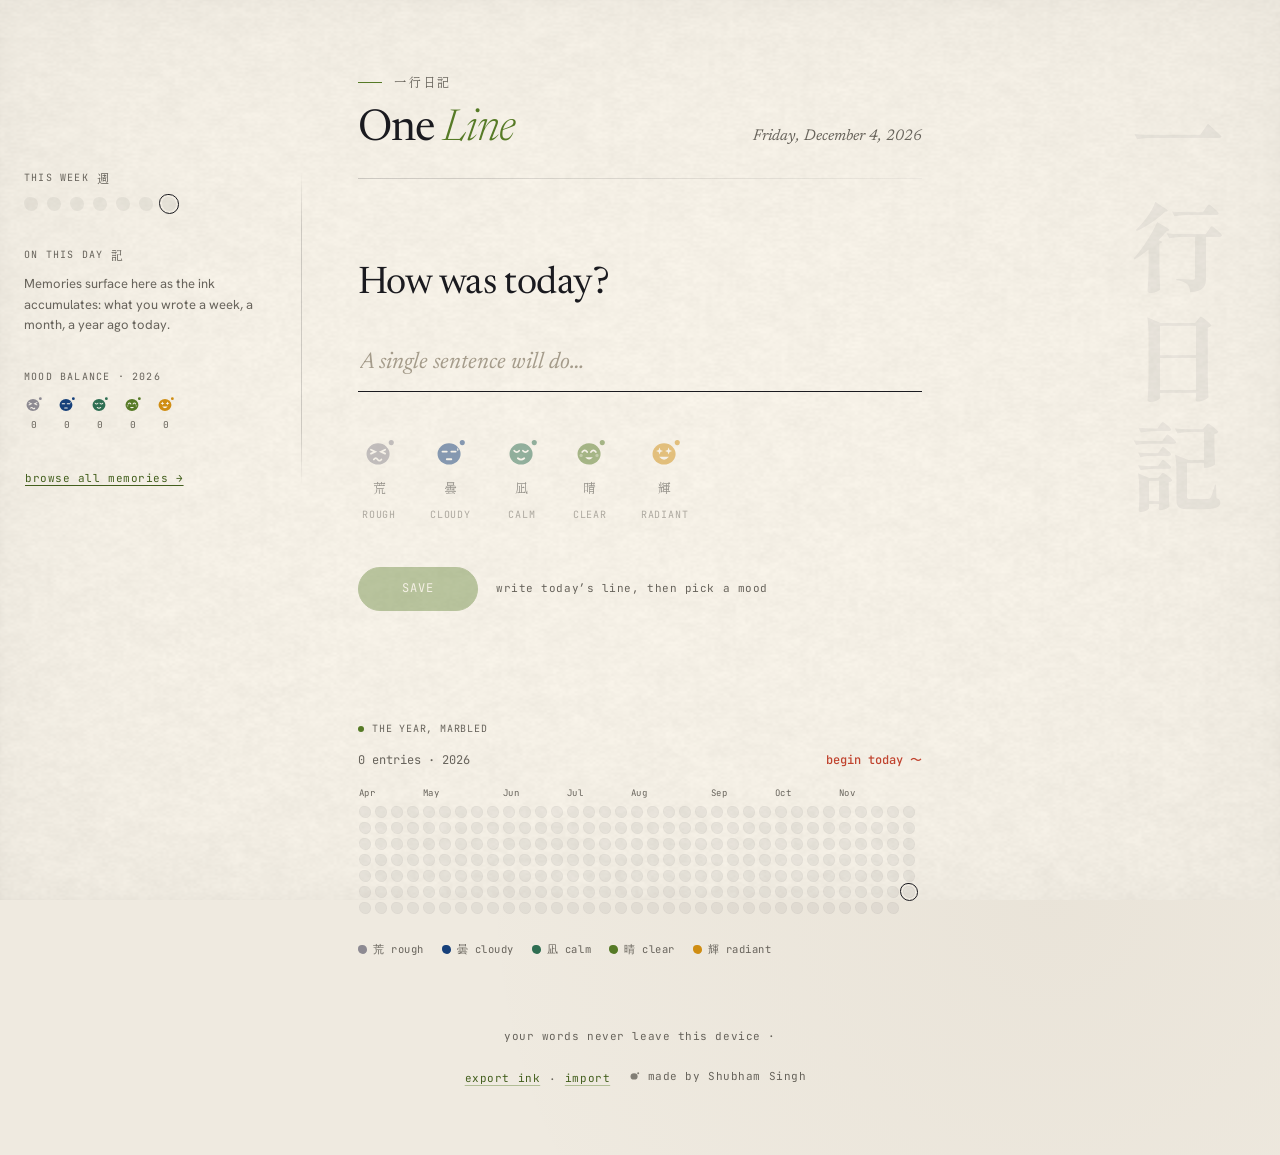
<file: index.html>
<!DOCTYPE html>
<html lang="en">
<head>
<meta charset="UTF-8">
<meta name="viewport" content="width=device-width, initial-scale=1.0">
<title>One Line · 一行日記</title>
<meta name="description" content="A local-first one-sentence-a-day journal. Your words never leave this device.">
<link rel="icon" href='data:image/svg+xml,<svg xmlns="http://www.w3.org/2000/svg" viewBox="0 0 32 32"><ellipse cx="13.5" cy="17" rx="9.4" ry="8.6" fill="%231a1a1f"/><circle cx="24.5" cy="8.6" r="2.6" fill="%231a1a1f"/></svg>'>
<link rel="preconnect" href="https://fonts.googleapis.com">
<link href="https://fonts.googleapis.com/css2?family=Newsreader:ital,opsz,wght@0,6..72,300..600;1,6..72,300..600&family=Hanken+Grotesk:ital,wght@0,300..700;1,300..700&family=JetBrains+Mono:wght@400..600&display=swap" rel="stylesheet">
<link href="https://fonts.googleapis.com/css2?family=Shippori+Mincho:wght@700&text=%E4%B8%80%E8%A1%8C%E6%97%A5%E8%A8%98%E8%8D%92%E6%9B%87%E5%87%AA%E6%99%B4%E8%BC%9D&display=swap" rel="stylesheet">
<link rel="stylesheet" href="styles.css?v=10">
</head>
<body>

<div class="kanji-motif" aria-hidden="true">一行日記</div>

<main class="column">
  <div class="eyebrow"><span class="jp">一行日記</span></div>
  <div class="masthead">
    <h1 class="title">One <span class="accent">Line</span></h1>
    <div class="date" id="today-date"></div>
  </div>
  <div class="rule"></div>

  <section class="composer">
    <label class="prompt" for="entry">How was today?</label>
    <input class="entry" id="entry" maxlength="240" autocomplete="off" spellcheck="true"
           placeholder="A single sentence will do…">

    <div class="moods" id="moods" role="radiogroup" aria-label="Mood for today"></div>

    <div class="actions">
      <button class="save-btn" id="save-btn" type="button" disabled>Save</button>
      <span class="hint" id="hint">write today’s line, then pick a mood</span>
      <span class="counter" id="counter" aria-hidden="true">0 / 240</span>
    </div>

    <div class="flash today-saved" id="today-saved" hidden>
      <div class="when" id="today-saved-when"></div>
      <div class="text" id="today-saved-text"></div>
      <div>
        <button class="linklike" id="edit-today-btn" type="button">edit</button>
        <button class="linklike" id="remove-today-btn" type="button">remove</button>
      </div>
    </div>
  </section>

  <!-- Margin notes: fixed in the left margin on wide screens,
       flowing here between composer and year map on narrow ones. -->
  <aside class="margin" aria-label="Notebook margin">
    <section class="m-week">
      <div class="m-title">This week <span class="jp">週</span></div>
      <div class="week-line" id="week"></div>
    </section>

    <section class="m-flash">
      <div class="m-title">On this day <span class="jp">記</span></div>
      <div id="flashes"></div>
    </section>

    <section class="m-balance">
      <div class="m-title" id="balance-title">Mood balance</div>
      <div class="balance-line" id="balance"></div>
    </section>

    <section class="m-link">
      <a class="rail-link" href="memories.html">browse all memories →</a>
    </section>
  </aside>

  <section class="year-map">
    <div class="section-label"><span class="dot"></span> The year, marbled</div>
    <div class="stats">
      <span id="stat-entries"></span>
      <span class="streak" id="stat-streak"></span>
    </div>
    <div class="heatmap-scroll" id="heatmap-scroll">
      <div class="month-row" id="month-row" aria-hidden="true"></div>
      <div class="heatmap" id="heatmap"></div>
    </div>
    <div class="legend" id="legend"></div>
    <div class="flash day-detail" id="day-detail" hidden>
      <button class="detail-close" id="detail-close" aria-label="Close">×</button>
      <div class="when" id="detail-when"></div>
      <div class="text" id="detail-text"></div>
    </div>
  </section>

  <footer class="footer-note">
    your words never leave this device ·
    <button class="linklike" id="export-btn">export ink</button> ·
    <button class="linklike" id="import-btn">import</button>
    <input type="file" id="import-file" accept="application/json" hidden>
    <a class="byline" href="https://shusingh.github.io/" target="_blank" rel="noreferrer">
      <svg viewBox="0 0 32 32" aria-hidden="true"><ellipse cx="13.5" cy="17" rx="9.4" ry="8.6"/><circle cx="24.5" cy="8.6" r="2.6"/></svg>
      made by Shubham Singh
    </a>
  </footer>
</main>

<script src="paper.js?v=10"></script>
<script src="cursor.js?v=10"></script>
<script src="shared.js?v=10"></script>
<script src="app.js?v=10"></script>
</body>
</html>
</file>
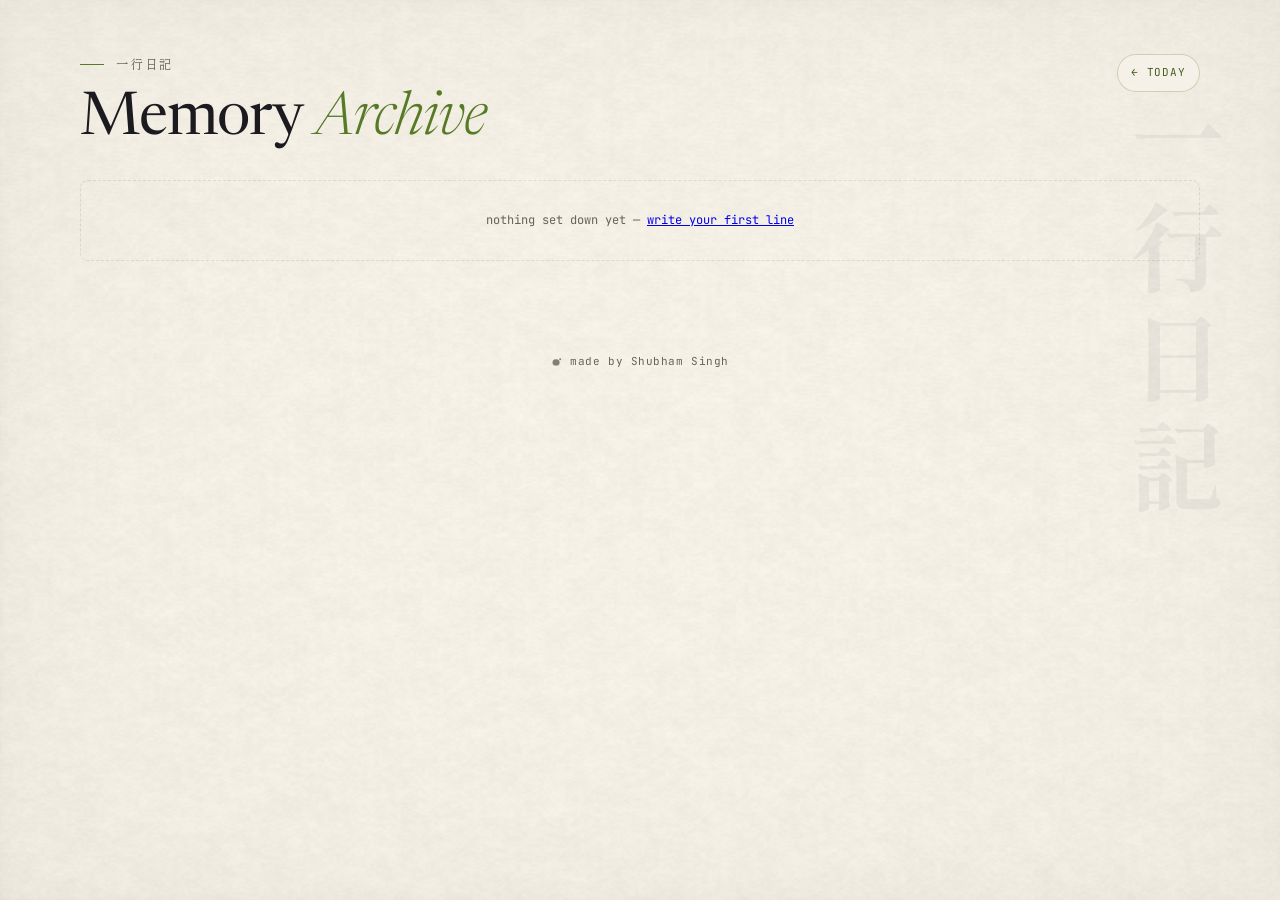
<file: memories.html>
<!DOCTYPE html>
<html lang="en">
<head>
<meta charset="UTF-8">
<meta name="viewport" content="width=device-width, initial-scale=1.0">
<title>Memory Archive · One Line</title>
<meta name="description" content="Browse every line you have set down. Local-first; nothing leaves this device.">
<link rel="icon" href='data:image/svg+xml,<svg xmlns="http://www.w3.org/2000/svg" viewBox="0 0 32 32"><ellipse cx="13.5" cy="17" rx="9.4" ry="8.6" fill="%231a1a1f"/><circle cx="24.5" cy="8.6" r="2.6" fill="%231a1a1f"/></svg>'>
<link rel="preconnect" href="https://fonts.googleapis.com">
<link href="https://fonts.googleapis.com/css2?family=Newsreader:ital,opsz,wght@0,6..72,300..600;1,6..72,300..600&family=Hanken+Grotesk:ital,wght@0,300..700;1,300..700&family=JetBrains+Mono:wght@400..600&display=swap" rel="stylesheet">
<link href="https://fonts.googleapis.com/css2?family=Shippori+Mincho:wght@700&text=%E4%B8%80%E8%A1%8C%E6%97%A5%E8%A8%98%E8%8D%92%E6%9B%87%E5%87%AA%E6%99%B4%E8%BC%9D&display=swap" rel="stylesheet">
<link rel="stylesheet" href="styles.css?v=10">
</head>
<body>

<div class="kanji-motif" aria-hidden="true">一行日記</div>

<main class="page">
  <header class="topbar">
    <div>
      <div class="eyebrow"><span class="jp">一行日記</span></div>
      <h1 class="title">Memory <span class="accent">Archive</span></h1>
    </div>
    <a class="today-link" href="index.html">← Today</a>
  </header>

  <div class="archive-empty" id="journal-empty" hidden>
    nothing set down yet — <a href="index.html">write your first line</a>
  </div>

  <section class="archive-grid" id="archive">
    <aside class="archive-panel archive-rail">
      <div class="rail-title">Years</div>
      <div class="year-stack" id="year-stack"></div>
      <div class="rail-title">Months</div>
      <div class="month-list" id="month-list"></div>
    </aside>

    <section>
      <div class="toolbar">
        <input class="search" id="search" type="search" placeholder="Search your memories…" aria-label="Search memories">
        <div class="mood-filter" id="mood-filter" aria-label="Filter by mood"></div>
      </div>
      <div class="memory-stream" id="memory-stream"></div>
      <nav class="pager" id="pager" aria-label="Pages" hidden>
        <button id="newer" type="button">‹ newer</button>
        <span id="page-label"></span>
        <button id="older" type="button">older ›</button>
      </nav>
    </section>

    <aside class="archive-panel detail" id="detail" hidden>
      <div class="detail-hero">
        <div class="detail-date" id="detail-date"></div>
        <p class="detail-line" id="detail-line"></p>
        <div class="detail-mood" id="detail-mood"></div>
      </div>
      <div class="mini-calendar">
        <div class="section-title" id="cal-title">Month map</div>
        <div class="calendar-grid" id="calendar-grid"></div>
        <div class="insight-row" id="insights"></div>
      </div>
    </aside>
  </section>

  <footer class="footer-note">
    <a class="byline" href="https://shusingh.github.io/" target="_blank" rel="noreferrer">
      <svg viewBox="0 0 32 32" aria-hidden="true"><ellipse cx="13.5" cy="17" rx="9.4" ry="8.6"/><circle cx="24.5" cy="8.6" r="2.6"/></svg>
      made by Shubham Singh
    </a>
  </footer>
</main>

<script src="paper.js?v=10"></script>
<script src="cursor.js?v=10"></script>
<script src="shared.js?v=10"></script>
<script src="memories.js?v=10"></script>
</body>
</html>
</file>
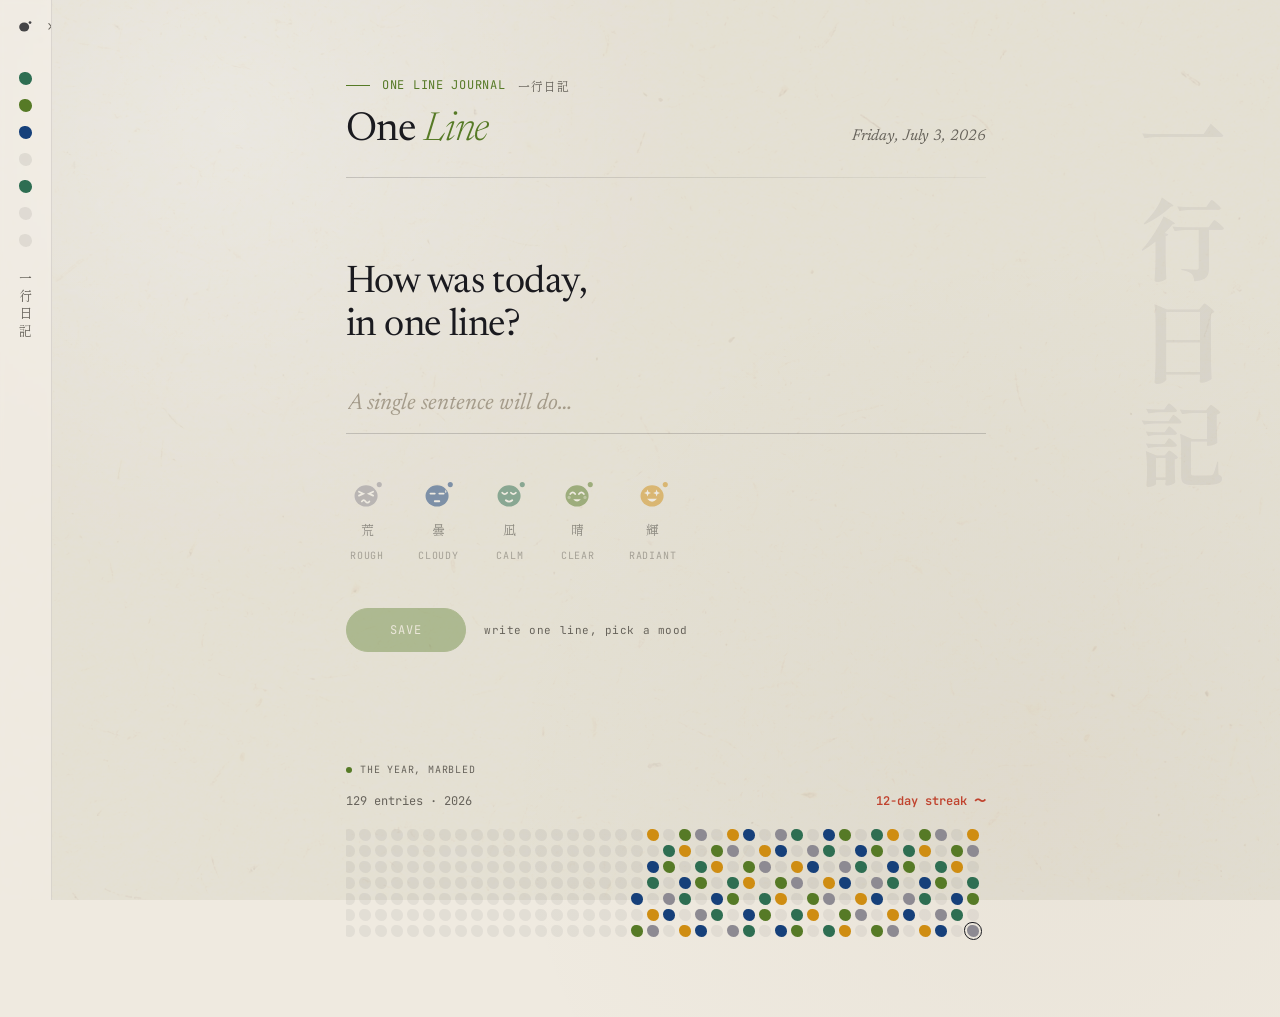
<file: mocks/mock-main-v2.html>
<!DOCTYPE html>
<html lang="en">
<head>
<meta charset="UTF-8">
<meta name="viewport" content="width=device-width, initial-scale=1.0">
<title>One Line · Today v2 Mock</title>
<link rel="icon" href='data:image/svg+xml,<svg xmlns="http://www.w3.org/2000/svg" viewBox="0 0 32 32"><ellipse cx="13.5" cy="17" rx="9.4" ry="8.6" fill="%231a1a1f"/><circle cx="24.5" cy="8.6" r="2.6" fill="%231a1a1f"/></svg>'>
<link rel="preconnect" href="https://fonts.googleapis.com">
<link href="https://fonts.googleapis.com/css2?family=Newsreader:ital,opsz,wght@0,6..72,300..600;1,6..72,300..600&family=Hanken+Grotesk:ital,wght@0,300..700;1,300..700&family=JetBrains+Mono:wght@400..600&display=swap" rel="stylesheet">
<link href="https://fonts.googleapis.com/css2?family=Shippori+Mincho:wght@700&text=%E4%B8%80%E8%A1%8C%E6%97%A5%E8%A8%98%E8%8D%92%E6%9B%87%E5%87%AA%E6%99%B4%E8%BC%9D&display=swap" rel="stylesheet">
<style>
  :root {
    --paper: #efeae0;
    --sumi: #1a1a1f;
    --shu: #c0432e;
    --line: rgba(26, 26, 31, 0.18);
    --bg-elevated: #f7f3eb;
    --border: rgba(26, 26, 31, 0.1);
    --text-secondary: #3a3833;
    --text-tertiary: #67635b;
    --accent: #567a26;
    --accent-strong: #435f1d;
    --font-display: 'Newsreader', Georgia, serif;
    --font-body: 'Hanken Grotesk', -apple-system, system-ui, sans-serif;
    --font-mono: 'JetBrains Mono', ui-monospace, monospace;
    --font-jp: 'Shippori Mincho', 'Hiragino Mincho ProN', 'Yu Mincho', serif;
    --mood1: #8d8a92; --mood2: #16407a; --mood3: #2e6e52; --mood4: #567a26; --mood5: #cf8d12;
    --rail-collapsed: 52px;
    --rail-expanded: 300px;
  }
  * { margin: 0; padding: 0; box-sizing: border-box; }
  body {
    min-height: 100vh;
    background:
      radial-gradient(circle at 18% 12%, rgba(255,255,255,.42), transparent 34%),
      radial-gradient(circle at 82% 78%, rgba(112,88,53,.045), transparent 42%),
      var(--paper);
    color: var(--sumi);
    font-family: var(--font-body);
    line-height: 1.6;
    -webkit-font-smoothing: antialiased;
  }
  body::before {
    content: ''; position: fixed; inset: 0;
    background: url('paper-texture.jpg') center / cover no-repeat;
    opacity: .42; pointer-events: none; z-index: 1;
    mix-blend-mode: multiply;
    filter: brightness(1.12) contrast(.8) saturate(.68) blur(.3px);
  }
  button, input { font: inherit; }
  button:focus-visible, input:focus-visible, a:focus-visible { outline: 2px solid var(--accent); outline-offset: 3px; }
  .kanji {
    position: fixed; top: 92px; right: 26px;
    writing-mode: vertical-rl; font-family: var(--font-jp); font-weight: 700;
    font-size: clamp(56px, 7vw, 92px); letter-spacing: .14em;
    color: rgba(26,26,31,.05); pointer-events: none; z-index: 0;
  }

  .shell { position: relative; z-index: 2; display: flex; min-height: 100vh; }

  /* ---------- Left rail: the notebook, collapsed by default ---------- */
  .rail {
    flex: 0 0 var(--rail-collapsed);
    width: var(--rail-collapsed);
    border-right: 1px solid var(--border);
    background: rgba(247, 243, 235, 0.55);
    backdrop-filter: blur(2px);
    transition: flex-basis .3s ease, width .3s ease;
    position: sticky; top: 0; height: 100vh;
    overflow: hidden;
    display: flex; flex-direction: column;
  }
  .shell.open .rail { flex-basis: var(--rail-expanded); width: var(--rail-expanded); }

  .rail-toggle {
    border: none; background: none; cursor: pointer;
    width: 100%; min-height: 52px;
    display: flex; align-items: center; gap: 12px;
    padding: 0 17px;
    color: var(--text-tertiary);
    font-family: var(--font-mono); font-size: 10px; letter-spacing: .1em; text-transform: uppercase;
    white-space: nowrap;
  }
  .rail-toggle:hover { color: var(--sumi); }
  .rail-toggle svg { width: 17px; height: 17px; flex: none; fill: var(--sumi); opacity: .8; }
  .rail-toggle .chev { transition: transform .3s ease; font-size: 13px; }
  .shell.open .rail-toggle .chev { transform: rotate(180deg); }
  .rail-toggle .word { opacity: 0; transition: opacity .2s ease; }
  .shell.open .rail-toggle .word { opacity: 1; }

  /* Collapsed spine: mood dots of the week, vertical */
  .spine {
    display: grid; gap: 14px; justify-items: center; padding-top: 20px;
    opacity: 1; transition: opacity .15s ease;
  }
  .shell.open .spine { opacity: 0; pointer-events: none; height: 0; padding: 0; overflow: hidden; }
  .spine i { width: 13px; height: 13px; border-radius: 50% 60% 55% 65%; background: rgba(26,26,31,.08); }
  .spine .jp-mini {
    writing-mode: vertical-rl; font-family: var(--font-jp); font-size: 13px;
    color: var(--text-tertiary); letter-spacing: .35em; margin-top: 10px; user-select: none;
  }

  .rail-body {
    width: var(--rail-expanded);
    padding: 8px 20px 24px;
    display: grid; gap: 16px; align-content: start;
    opacity: 0; transition: opacity .2s ease .1s;
    overflow-y: auto;
  }
  .shell.open .rail-body { opacity: 1; }

  .panel {
    border: 1px solid var(--border); border-radius: 8px;
    background: rgba(247, 243, 235, 0.72); padding: 15px 16px;
  }
  .panel-title {
    font-family: var(--font-mono); font-size: 10px; letter-spacing: .08em; text-transform: uppercase;
    color: var(--text-tertiary); margin-bottom: 12px;
  }
  .week { display: grid; grid-template-columns: repeat(7, 1fr); gap: 6px; }
  .day { display: grid; justify-items: center; gap: 6px; font-family: var(--font-mono); font-size: 9px; color: var(--text-tertiary); }
  .day i { width: 16px; height: 16px; border-radius: 50% 60% 55% 65%; background: rgba(26,26,31,.055); }
  .day.today i { outline: 1.5px solid var(--sumi); outline-offset: 2px; }
  .m1 { background: var(--mood1) !important; } .m2 { background: var(--mood2) !important; }
  .m3 { background: var(--mood3) !important; } .m4 { background: var(--mood4) !important; }
  .m5 { background: var(--mood5) !important; }

  .memory-card { padding: 11px 12px; border: 1px solid var(--border); border-radius: 8px; background: rgba(247,243,235,.5); }
  .memory-card + .memory-card { margin-top: 8px; }
  .meta {
    display: flex; align-items: center; gap: 7px;
    font-family: var(--font-mono); font-size: 9.5px; letter-spacing: .08em; text-transform: uppercase;
    color: var(--text-tertiary);
  }
  .dot { width: 7px; height: 7px; border-radius: 50% 60% 55% 65%; display: inline-block; flex: none; }
  .memory-text { margin-top: 7px; font-family: var(--font-display); font-style: italic; font-size: 14.5px; line-height: 1.45; }

  .balance { display: grid; grid-template-columns: repeat(5, 1fr); gap: 6px; }
  .balance .day svg { width: 20px; height: 20px; }
  .rail-link {
    display: inline-flex; color: var(--accent-strong);
    font-family: var(--font-mono); font-size: 11px; letter-spacing: .05em;
    text-decoration: underline; text-underline-offset: 3px;
  }

  /* ---------- Main: the composer is the room ---------- */
  .main { flex: 1; min-width: 0; display: flex; justify-content: center; }
  .column { width: min(640px, calc(100vw - var(--rail-collapsed) - 56px)); padding: 76px 0 72px; }

  .eyebrow {
    font-family: var(--font-mono); font-size: 12px; letter-spacing: .06em; color: var(--accent);
    display: flex; align-items: center; gap: 12px; margin-bottom: 16px;
  }
  .eyebrow::before { content: ''; width: 24px; height: 1px; background: var(--accent); }
  .eyebrow .jp { color: var(--text-tertiary); font-family: var(--font-jp); letter-spacing: .1em; }
  .masthead { display: flex; justify-content: space-between; align-items: baseline; gap: 16px; flex-wrap: wrap; }
  h1 { font-family: var(--font-display); font-weight: 400; font-size: 40px; line-height: 1; letter-spacing: -.02em; }
  h1 span { color: var(--accent); font-style: italic; font-weight: 300; }
  .date { font-family: var(--font-display); font-style: italic; font-size: 15.5px; color: var(--text-tertiary); }
  .rule { height: 1px; background: linear-gradient(90deg, var(--line), rgba(26,26,31,.04)); margin: 26px 0 0; }

  /* Generous air above the composer: this is what you came to do. */
  .composer { margin-top: 84px; }
  .prompt {
    display: block; font-family: var(--font-display); font-weight: 400;
    font-size: clamp(30px, 4.6vw, 38px); line-height: 1.12; letter-spacing: -.015em;
    margin-bottom: 34px;
  }
  .entry {
    width: 100%; border: none; border-bottom: 1.5px solid var(--line); background: transparent;
    font-family: var(--font-display); font-style: italic; font-size: 23px; line-height: 1.45;
    color: var(--sumi); outline: none; padding: 6px 2px 12px;
    transition: border-color .25s ease;
  }
  .entry::placeholder { color: #a49b8a; }
  .entry:focus { border-color: var(--sumi); }

  .moods { display: flex; gap: 26px; margin-top: 40px; align-items: flex-end; flex-wrap: wrap; }
  .mood {
    border: none; background: none; cursor: pointer;
    display: grid; justify-items: center; gap: 8px; padding: 4px;
    opacity: .5; transition: all .2s cubic-bezier(.34,1.56,.64,1);
  }
  .mood:hover { opacity: .85; transform: scale(1.07); }
  .mood.sel { opacity: 1; transform: scale(1.13); }
  .mood svg { width: 34px; height: 34px; }
  .mood .jp { font-family: var(--font-jp); font-size: 13px; color: var(--text-secondary); }
  .mood .name { font-family: var(--font-mono); font-size: 10px; letter-spacing: .08em; text-transform: uppercase; color: var(--text-tertiary); }
  .mood.sel .name { color: var(--sumi); }

  .actions { display: flex; align-items: center; gap: 18px; margin-top: 40px; }
  .save {
    min-width: 120px; min-height: 44px;
    border: 1px solid var(--accent); border-radius: 999px;
    background: var(--accent); color: #f7f2e6; cursor: pointer;
    font-family: var(--font-mono); font-size: 12px; letter-spacing: .1em; text-transform: uppercase;
    transition: background .2s ease, opacity .2s ease, transform .2s ease;
  }
  .save:hover:not(:disabled) { background: var(--accent-strong); transform: translateY(-1px); }
  .save:disabled { opacity: .38; cursor: default; }
  .hint { font-family: var(--font-mono); font-size: 11px; letter-spacing: .05em; color: var(--text-tertiary); }
  .hint.saved { color: var(--accent-strong); }
  .counter { font-family: var(--font-mono); font-size: 11px; color: var(--text-tertiary); margin-left: auto; visibility: hidden; }
  .counter.show { visibility: visible; }
  .counter.near { color: var(--shu); }

  .saved-card {
    margin-top: 46px; padding: 16px 18px;
    border: 1px solid var(--border); border-radius: 8px; background: rgba(247,243,235,.74);
  }
  .saved-card .memory-text { font-size: 17px; }
  .linklike {
    border: none; background: none; cursor: pointer; padding: 0; margin-top: 10px; margin-right: 14px;
    color: var(--accent-strong); font-family: var(--font-mono); font-size: 11px; letter-spacing: .05em;
    text-decoration: underline; text-underline-offset: 3px;
  }

  /* Year map: quiet, further down */
  .year-map { margin-top: 110px; }
  .section-label {
    font-family: var(--font-mono); font-size: 10px; letter-spacing: .08em; text-transform: uppercase;
    color: var(--text-tertiary); display: flex; align-items: center; gap: 8px; margin-bottom: 14px;
  }
  .section-label .dot-a { width: 6px; height: 6px; border-radius: 50%; background: var(--accent); }
  .stats { display: flex; justify-content: space-between; gap: 12px; align-items: baseline; margin-bottom: 14px; font-family: var(--font-mono); font-size: 12px; color: var(--text-tertiary); }
  .stats .streak { color: var(--shu); font-weight: 600; }
  .heatmap-scroll { overflow-x: auto; padding: 3px 7px 8px 2px; }
  .heatmap { display: grid; grid-template-rows: repeat(7, 12px); grid-auto-columns: 12px; grid-auto-flow: column; gap: 4px; width: max-content; }
  .cell { width: 12px; height: 12px; border-radius: 50% 60% 55% 65%; background: rgba(26,26,31,.055); }
  .cell.today { outline: 1.5px solid var(--sumi); outline-offset: 2px; }

  @media (max-width: 820px) {
    .kanji { display: none; }
    .rail { position: fixed; z-index: 5; height: 100dvh; }
    .shell.open .rail { box-shadow: 12px 0 40px rgba(26,26,31,.18); }
    .main { padding-left: var(--rail-collapsed); }
    .column { width: calc(100vw - var(--rail-collapsed) - 32px); padding-top: 48px; }
    .composer { margin-top: 56px; }
    .moods { gap: 14px; justify-content: space-between; }
    .year-map { margin-top: 72px; }
  }
</style>
</head>
<body>
<div class="kanji" aria-hidden="true">一行日記</div>
<div class="shell" id="shell">

  <aside class="rail" id="rail">
    <button class="rail-toggle" id="rail-toggle" aria-expanded="false" aria-label="Open notebook panel">
      <svg viewBox="0 0 32 32" aria-hidden="true"><ellipse cx="13.5" cy="17" rx="9.4" ry="8.6"/><circle cx="24.5" cy="8.6" r="2.6"/></svg>
      <span class="chev">›</span>
      <span class="word">Notebook</span>
    </button>

    <div class="spine" aria-hidden="true">
      <i class="m3"></i><i class="m4"></i><i class="m2"></i><i></i><i class="m3"></i><i></i><i></i>
      <span class="jp-mini">一行日記</span>
    </div>

    <div class="rail-body">
      <section class="panel">
        <div class="panel-title">This week</div>
        <div class="week">
          <div class="day"><i class="m3"></i><span>Mon</span></div>
          <div class="day"><i class="m4"></i><span>Tue</span></div>
          <div class="day"><i class="m2"></i><span>Wed</span></div>
          <div class="day"><i></i><span>Thu</span></div>
          <div class="day today"><i class="m3"></i><span>Fri</span></div>
          <div class="day"><i></i><span>Sat</span></div>
          <div class="day"><i></i><span>Sun</span></div>
        </div>
      </section>

      <section class="panel">
        <div class="panel-title">On this day</div>
        <div class="memory-card">
          <div class="meta"><span class="dot m4"></span> one month ago</div>
          <p class="memory-text">Finally tried that cafe by the park, worth every minute.</p>
        </div>
        <div class="memory-card">
          <div class="meta"><span class="dot m5"></span> one year ago</div>
          <p class="memory-text">Long day, but the demo went perfectly.</p>
        </div>
      </section>

      <section class="panel">
        <div class="panel-title">Mood balance · 2026</div>
        <div class="balance" id="balance"></div>
      </section>

      <a class="rail-link" href="mock-memories-v2.html">browse all memories →</a>
    </div>
  </aside>

  <main class="main">
    <div class="column">
      <div class="masthead-wrap">
        <div class="eyebrow">ONE LINE JOURNAL <span class="jp">一行日記</span></div>
        <div class="masthead">
          <h1>One <span>Line</span></h1>
          <div class="date">Friday, July 3, 2026</div>
        </div>
        <div class="rule"></div>
      </div>

      <section class="composer">
        <label class="prompt" for="entry">How was today,<br>in one line?</label>
        <input class="entry" id="entry" maxlength="240" placeholder="A single sentence will do…">
        <div class="moods" id="moods"></div>
        <div class="actions">
          <button class="save" id="save" disabled>Save</button>
          <span class="hint" id="hint">write one line, pick a mood</span>
          <span class="counter" id="counter">0 / 240</span>
        </div>

        <div class="saved-card" id="saved-card" hidden>
          <div class="meta" id="saved-meta"></div>
          <p class="memory-text" id="saved-text"></p>
          <button class="linklike">edit</button><button class="linklike">remove</button>
        </div>
      </section>

      <section class="year-map">
        <div class="section-label"><span class="dot-a"></span> The year, marbled</div>
        <div class="stats">
          <span>129 entries · 2026</span>
          <span class="streak">12-day streak 〜</span>
        </div>
        <div class="heatmap-scroll"><div class="heatmap" id="heatmap"></div></div>
      </section>
    </div>
  </main>
</div>

<script>
  const MOODS = [
    { n: 1, jp: '荒', en: 'rough',   c: '#8d8a92' },
    { n: 2, jp: '曇', en: 'cloudy',  c: '#16407a' },
    { n: 3, jp: '凪', en: 'calm',    c: '#2e6e52' },
    { n: 4, jp: '晴', en: 'clear',   c: '#567a26' },
    { n: 5, jp: '輝', en: 'radiant', c: '#cf8d12' },
  ];
  const P = '#f7f3eb';
  function face(n) {
    const s = `stroke="${P}" stroke-width="1.9" stroke-linecap="round" fill="none"`;
    switch (n) {
      case 1: return `<path d="M9.5,14.5 l4.4,2.1 -4.4,2.1" ${s}/><path d="M24.5,14.5 l-4.4,2.1 4.4,2.1" ${s}/><path d="M12.5,24.8 q2,-2.6 4,0 q2,2.6 4,0" ${s}/>`;
      case 2: return `<path d="M10,16.5 h4.6" ${s}/><path d="M19.4,16.5 h4.6" ${s}/><path d="M14.6,24.6 h4.8" ${s}/><path d="M26.2,12.2 q1.6,2.6 0,3.8 q-1.6,-1.2 0,-3.8" fill="${P}" opacity=".85"/>`;
      case 3: return `<path d="M9.8,15.6 q2.6,3 5.2,0" ${s}/><path d="M19,15.6 q2.6,3 5.2,0" ${s}/><path d="M13.6,23.6 q3.4,2.9 6.8,0" ${s}/>`;
      case 4: return `<path d="M9.8,17 q2.6,-3.4 5.2,0" ${s}/><path d="M19,17 q2.6,-3.4 5.2,0" ${s}/><path d="M13,22.5 q4,4.8 8,0 z" fill="${P}"/><circle cx="8.6" cy="20.6" r="1.7" fill="${P}" opacity=".4"/><circle cx="25.4" cy="20.6" r="1.7" fill="${P}" opacity=".4"/>`;
      case 5: return `<path d="M12.2,12.2 l1,2.7 2.7,1 -2.7,1 -1,2.7 -1,-2.7 -2.7,-1 2.7,-1 z" fill="${P}"/><path d="M21.8,12.2 l1,2.7 2.7,1 -2.7,1 -1,2.7 -1,-2.7 -2.7,-1 2.7,-1 z" fill="${P}"/><path d="M11.8,22 q5.2,6.2 10.4,0 z" fill="${P}"/>`;
      default: return '';
    }
  }
  function blob(m, size) {
    return `<svg viewBox="0 0 36 36" style="width:${size}px;height:${size}px" aria-hidden="true">
      <ellipse cx="17" cy="19" rx="12.2" ry="11.2" fill="${m.c}"/><circle cx="31" cy="7" r="2.7" fill="${m.c}"/>${face(m.n)}</svg>`;
  }

  // Mood picker
  let selected = null;
  const moodsEl = document.getElementById('moods');
  for (const m of MOODS) {
    const btn = document.createElement('button');
    btn.className = 'mood'; btn.type = 'button';
    btn.innerHTML = `${blob(m, 34)}<span class="jp">${m.jp}</span><span class="name">${m.en}</span>`;
    btn.addEventListener('click', () => {
      selected = selected === m.n ? null : m.n;
      moodsEl.querySelectorAll('.mood').forEach((b, i) => b.classList.toggle('sel', MOODS[i].n === selected));
      syncActions();
    });
    moodsEl.appendChild(btn);
  }

  // Composer state
  const entry = document.getElementById('entry');
  const save = document.getElementById('save');
  const hint = document.getElementById('hint');
  const counter = document.getElementById('counter');
  function syncActions() {
    const len = entry.value.trim().length;
    save.disabled = !len || !selected;
    hint.textContent = !len ? 'write one line, pick a mood' : !selected ? 'pick a mood to save' : 'press enter or save';
    counter.textContent = `${entry.value.length} / 240`;
    counter.classList.toggle('show', entry.value.length >= 200);
    counter.classList.toggle('near', entry.value.length >= 230);
  }
  entry.addEventListener('input', syncActions);
  function doSave() {
    if (save.disabled) return;
    const m = MOODS.find((x) => x.n === selected);
    document.getElementById('saved-meta').innerHTML = `<span class="dot" style="background:${m.c}"></span> saved today · ${m.jp} ${m.en}`;
    document.getElementById('saved-text').textContent = entry.value.trim();
    document.getElementById('saved-card').hidden = false;
    entry.value = ''; selected = null;
    moodsEl.querySelectorAll('.mood').forEach((b) => b.classList.remove('sel'));
    syncActions();
    hint.textContent = 'set down in ink ✓'; hint.classList.add('saved');
    setTimeout(() => { hint.classList.remove('saved'); syncActions(); }, 2200);
  }
  save.addEventListener('click', doSave);
  entry.addEventListener('keydown', (e) => { if (e.key === 'Enter') doSave(); });
  syncActions();

  // Rail
  const shell = document.getElementById('shell');
  const toggle = document.getElementById('rail-toggle');
  toggle.addEventListener('click', () => {
    const open = shell.classList.toggle('open');
    toggle.setAttribute('aria-expanded', String(open));
  });

  // Mood balance
  document.getElementById('balance').innerHTML = MOODS.map((m, i) =>
    `<div class="day">${blob(m, 20)}<span>${[4, 9, 18, 13, 7][i]}</span></div>`).join('');

  // Year map
  const map = document.getElementById('heatmap');
  for (let i = 0; i < 371; i++) {
    const cell = document.createElement('span');
    const filled = i > 220 && i % 3 !== 0;
    cell.className = 'cell' + (filled ? ` m${(i % 5) + 1}` : '') + (i === 370 ? ' today' : '');
    map.appendChild(cell);
  }
  const sc = document.querySelector('.heatmap-scroll');
  sc.scrollLeft = sc.scrollWidth;
</script>
</body>
</html>
</file>
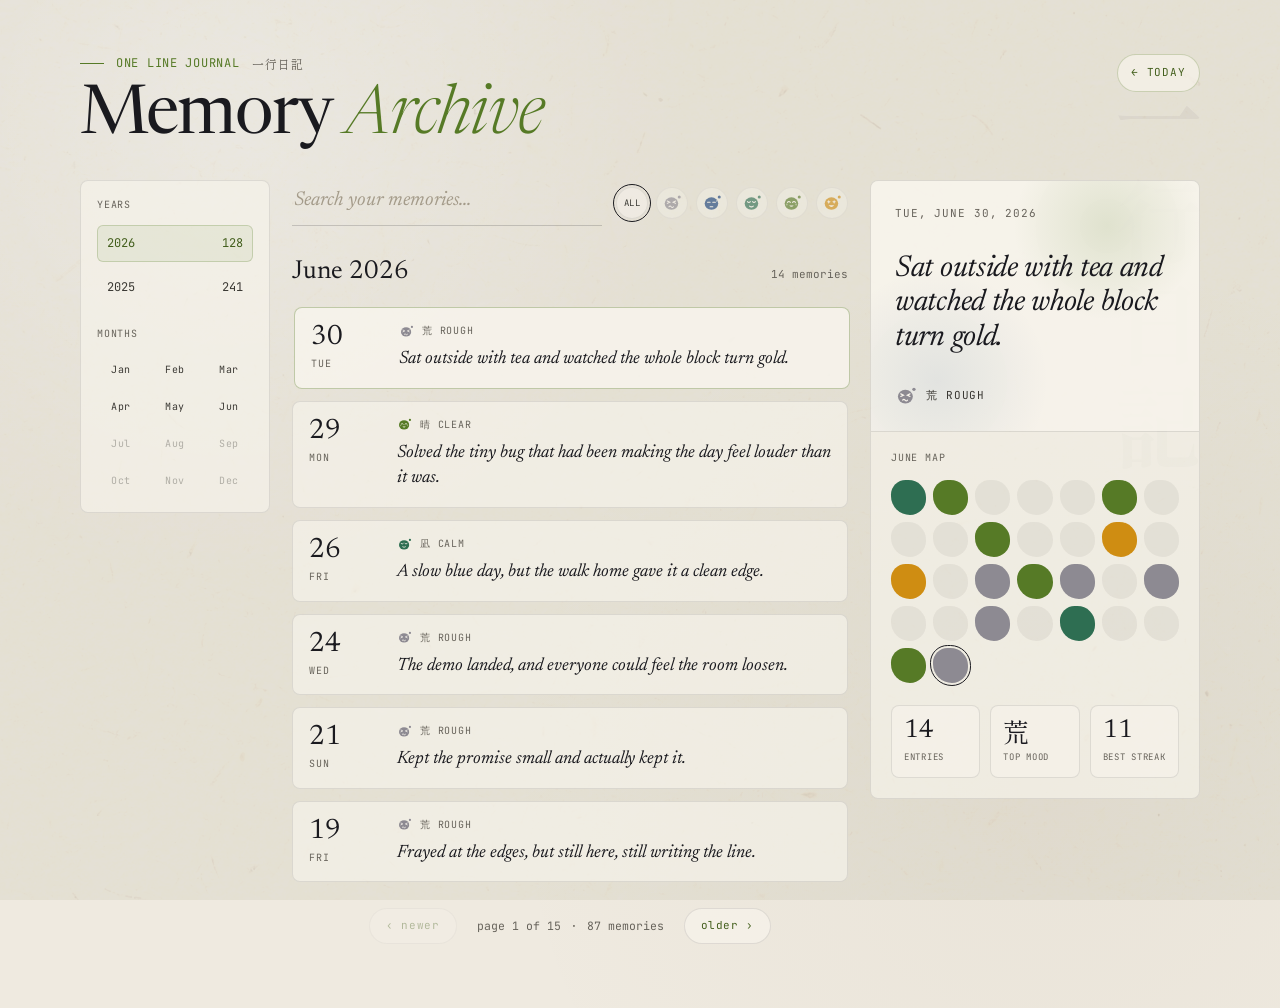
<file: mocks/mock-memories-v2.html>
<!DOCTYPE html>
<html lang="en">
<head>
<meta charset="UTF-8">
<meta name="viewport" content="width=device-width, initial-scale=1.0">
<title>One Line · Memory Archive v2 Mock</title>
<link rel="icon" href='data:image/svg+xml,<svg xmlns="http://www.w3.org/2000/svg" viewBox="0 0 32 32"><ellipse cx="13.5" cy="17" rx="9.4" ry="8.6" fill="%231a1a1f"/><circle cx="24.5" cy="8.6" r="2.6" fill="%231a1a1f"/></svg>'>
<link rel="preconnect" href="https://fonts.googleapis.com">
<link href="https://fonts.googleapis.com/css2?family=Newsreader:ital,opsz,wght@0,6..72,300..600;1,6..72,300..600&family=Hanken+Grotesk:ital,wght@0,300..700;1,300..700&family=JetBrains+Mono:wght@400..600&display=swap" rel="stylesheet">
<link href="https://fonts.googleapis.com/css2?family=Shippori+Mincho:wght@700&text=%E4%B8%80%E8%A1%8C%E6%97%A5%E8%A8%98%E8%8D%92%E6%9B%87%E5%87%AA%E6%99%B4%E8%BC%9D&display=swap" rel="stylesheet">
<style>
  :root {
    --paper: #efeae0;
    --sumi: #1a1a1f;
    --shu: #c0432e;
    --line: rgba(26, 26, 31, 0.18);
    --bg-elevated: #f7f3eb;
    --border: rgba(26, 26, 31, 0.1);
    --text-secondary: #3a3833;
    --text-tertiary: #67635b;
    --accent: #567a26;
    --accent-strong: #435f1d;
    --font-display: 'Newsreader', Georgia, serif;
    --font-body: 'Hanken Grotesk', -apple-system, system-ui, sans-serif;
    --font-mono: 'JetBrains Mono', ui-monospace, monospace;
    --font-jp: 'Shippori Mincho', 'Hiragino Mincho ProN', 'Yu Mincho', serif;
    --mood1: #8d8a92; --mood2: #16407a; --mood3: #2e6e52; --mood4: #567a26; --mood5: #cf8d12;
  }
  * { margin: 0; padding: 0; box-sizing: border-box; }
  body {
    min-height: 100vh;
    background:
      radial-gradient(circle at 18% 12%, rgba(255,255,255,.42), transparent 34%),
      radial-gradient(circle at 82% 78%, rgba(112,88,53,.045), transparent 42%),
      var(--paper);
    color: var(--sumi);
    font-family: var(--font-body);
    line-height: 1.6;
    -webkit-font-smoothing: antialiased;
  }
  body::before {
    content: ''; position: fixed; inset: 0;
    background: url('paper-texture.jpg') center / cover no-repeat;
    opacity: .42; pointer-events: none; z-index: 1;
    mix-blend-mode: multiply;
    filter: brightness(1.12) contrast(.8) saturate(.68) blur(.3px);
  }
  button, input { font: inherit; }
  button:focus-visible, input:focus-visible, a:focus-visible { outline: 2px solid var(--accent); outline-offset: 3px; }
  .kanji {
    position: fixed; top: 74px; right: max(18px, calc(50vw - 590px));
    writing-mode: vertical-rl; font-family: var(--font-jp); font-weight: 700;
    font-size: clamp(54px, 7vw, 92px); letter-spacing: .14em;
    color: rgba(26,26,31,.045); pointer-events: none; z-index: 0;
  }
  .page { position: relative; z-index: 2; width: min(1120px, calc(100vw - 40px)); margin: 0 auto; padding: 54px 0 64px; }
  .topbar { display: flex; justify-content: space-between; gap: 24px; align-items: flex-start; margin-bottom: 30px; }
  .eyebrow {
    font-family: var(--font-mono); font-size: 12px; letter-spacing: .06em; color: var(--accent);
    display: flex; align-items: center; gap: 12px; margin-bottom: 12px;
  }
  .eyebrow::before { content: ''; width: 24px; height: 1px; background: var(--accent); }
  .eyebrow .jp { color: var(--text-tertiary); font-family: var(--font-jp); letter-spacing: .1em; }
  h1 { font-family: var(--font-display); font-weight: 400; font-size: clamp(44px, 6vw, 68px); line-height: .95; letter-spacing: -.02em; }
  h1 span { color: var(--accent); font-style: italic; font-weight: 300; }
  .today-link {
    border: 1px solid rgba(86,122,38,.26); border-radius: 999px; background: rgba(247,243,235,.72);
    color: var(--accent-strong); text-decoration: none;
    font-family: var(--font-mono); font-size: 11px; letter-spacing: .08em; text-transform: uppercase;
    padding: 9px 13px; white-space: nowrap;
  }

  .archive-grid { display: grid; grid-template-columns: 190px minmax(0, 1fr) 330px; gap: 22px; align-items: start; }
  .panel { background: rgba(247,243,235,.68); border: 1px solid var(--border); border-radius: 8px; }
  .rail { position: sticky; top: 22px; padding: 16px; }
  .rail-title, .section-title {
    font-family: var(--font-mono); font-size: 10px; letter-spacing: .08em;
    text-transform: uppercase; color: var(--text-tertiary);
  }
  .year-stack { display: grid; gap: 7px; margin: 12px 0 20px; }
  .year-btn, .month-btn { border: 1px solid transparent; background: transparent; color: var(--text-secondary); cursor: pointer; }
  .year-btn { display: flex; justify-content: space-between; padding: 8px 9px; border-radius: 6px; font-family: var(--font-mono); font-size: 12px; }
  .year-btn.active { border-color: rgba(86,122,38,.24); background: rgba(86,122,38,.08); color: var(--accent-strong); }
  .month-list { display: grid; grid-template-columns: repeat(3, 1fr); gap: 6px; margin-top: 12px; }
  .month-btn { min-height: 31px; border-radius: 999px; text-align: center; font-family: var(--font-mono); font-size: 10px; letter-spacing: .04em; }
  .month-btn.active { background: var(--sumi); color: #f7f2e6; }
  .month-btn:disabled { opacity: .35; cursor: default; }

  .toolbar { display: grid; grid-template-columns: minmax(0, 1fr) auto; gap: 14px; align-items: center; margin-bottom: 16px; }
  .search {
    width: 100%; min-height: 42px; border: none; border-bottom: 1.5px solid var(--line);
    background: transparent; color: var(--sumi);
    font-family: var(--font-display); font-style: italic; font-size: 20px;
    outline: none; padding: 4px 2px 9px;
  }
  .search::placeholder { color: #a49b8a; }
  .search:focus { border-color: var(--sumi); }
  .mood-filter { display: flex; gap: 8px; align-items: center; flex-wrap: wrap; }
  .mood-btn {
    display: grid; place-items: center; width: 32px; height: 32px; border-radius: 50%;
    border: 1px solid rgba(26,26,31,.08); background: rgba(247,243,235,.56);
    opacity: .62; cursor: pointer; transition: all .15s ease;
  }
  .mood-btn:hover { opacity: .9; }
  .mood-btn.active { opacity: 1; outline: 1.5px solid var(--sumi); outline-offset: 2px; }
  .mood-btn svg { width: 20px; height: 20px; }
  .mood-btn .all { font-family: var(--font-mono); font-size: 9px; letter-spacing: .04em; color: var(--text-secondary); }

  .memory-stream { display: grid; gap: 12px; }
  .month-heading { display: flex; justify-content: space-between; gap: 16px; align-items: baseline; margin: 10px 0 2px; }
  .month-heading h2 { font-family: var(--font-display); font-weight: 400; font-size: 26px; }
  .month-heading span { font-family: var(--font-mono); font-size: 11px; color: var(--text-tertiary); }
  .memory-card {
    display: grid; grid-template-columns: 72px minmax(0, 1fr); gap: 16px; width: 100%;
    padding: 15px 16px; border: 1px solid var(--border); border-radius: 8px;
    background: rgba(247,243,235,.68); color: inherit; cursor: pointer; text-align: left;
    transition: border-color .2s ease, background .2s ease, transform .2s ease;
  }
  .memory-card:hover, .memory-card.active { background: rgba(247,243,235,.9); border-color: rgba(86,122,38,.34); }
  .memory-card.active { transform: translateX(2px); }
  .date-block { font-family: var(--font-mono); color: var(--text-tertiary); }
  .date-block .day { display: block; font-size: 28px; line-height: 1; color: var(--sumi); font-family: var(--font-display); }
  .date-block .weekday { display: block; margin-top: 5px; font-size: 10px; letter-spacing: .08em; text-transform: uppercase; }
  .memory-copy { display: grid; gap: 8px; }
  .memory-meta {
    display: flex; gap: 8px; align-items: center;
    font-family: var(--font-mono); font-size: 10px; letter-spacing: .08em;
    text-transform: uppercase; color: var(--text-tertiary);
  }
  .memory-meta svg { width: 15px; height: 15px; }
  .memory-text { font-family: var(--font-display); font-style: italic; font-size: 18px; line-height: 1.42; }
  .empty {
    padding: 30px; border: 1px dashed var(--border); border-radius: 8px;
    font-family: var(--font-mono); font-size: 12px; color: var(--text-tertiary); text-align: center;
  }

  /* Pagination: turning leaves */
  .pager {
    display: flex; justify-content: center; align-items: center; gap: 20px;
    margin-top: 26px; font-family: var(--font-mono); font-size: 11.5px; color: var(--text-tertiary);
  }
  .pager button {
    border: 1px solid var(--border); border-radius: 999px; background: rgba(247,243,235,.72);
    color: var(--accent-strong); cursor: pointer; padding: 8px 16px;
    font-family: var(--font-mono); font-size: 11px; letter-spacing: .06em;
    transition: border-color .2s ease, background .2s ease;
  }
  .pager button:hover:not(:disabled) { border-color: rgba(86,122,38,.4); background: rgba(247,243,235,.95); }
  .pager button:disabled { opacity: .35; cursor: default; }
  .pager .leaf { font-family: var(--font-jp); color: var(--text-tertiary); }

  .detail { position: sticky; top: 22px; overflow: hidden; }
  .detail-hero {
    min-height: 250px; padding: 24px; display: grid; align-content: space-between;
    background:
      radial-gradient(circle at 72% 18%, rgba(86,122,38,.14), transparent 30%),
      radial-gradient(circle at 20% 80%, rgba(22,64,122,.09), transparent 34%),
      rgba(247,243,235,.82);
  }
  .detail-date { font-family: var(--font-mono); font-size: 11px; letter-spacing: .08em; text-transform: uppercase; color: var(--text-tertiary); }
  .detail-text { margin: 24px 0; font-family: var(--font-display); font-size: 30px; font-style: italic; line-height: 1.15; letter-spacing: -.01em; }
  .detail-mood {
    display: flex; align-items: center; gap: 9px;
    font-family: var(--font-mono); font-size: 11px; letter-spacing: .08em;
    text-transform: uppercase; color: var(--text-secondary);
  }
  .detail-mood svg { width: 22px; height: 22px; }
  .mini-calendar { padding: 18px 20px 20px; border-top: 1px solid var(--border); }
  .calendar-grid { display: grid; grid-template-columns: repeat(7, 1fr); gap: 7px; margin-top: 14px; }
  .calendar-day {
    aspect-ratio: 1; border-radius: 50% 60% 55% 65%;
    background: rgba(26,26,31,.055); border: 0;
  }
  .calendar-day.has { cursor: pointer; }
  .calendar-day.sel { outline: 1.5px solid var(--sumi); outline-offset: 2px; }
  .insight-row { display: grid; grid-template-columns: repeat(3, 1fr); gap: 10px; margin-top: 22px; }
  .insight { padding: 12px; border-radius: 8px; border: 1px solid var(--border); background: rgba(247,243,235,.58); }
  .insight b { display: block; font-family: var(--font-display); font-size: 26px; font-weight: 400; line-height: 1; }
  .insight .jp-big { font-family: var(--font-jp); }
  .insight span { display: block; margin-top: 6px; font-family: var(--font-mono); font-size: 9px; letter-spacing: .08em; text-transform: uppercase; color: var(--text-tertiary); }

  @media (max-width: 980px) {
    .archive-grid { grid-template-columns: 160px minmax(0, 1fr); }
    .detail { grid-column: 1 / -1; position: static; }
  }
  @media (max-width: 720px) {
    .kanji { display: none; }
    .page { width: calc(100vw - 36px); padding-top: 40px; }
    .topbar { display: grid; }
    .today-link { justify-self: start; }
    .archive-grid { grid-template-columns: 1fr; }
    .rail { position: static; }
    .toolbar { grid-template-columns: 1fr; }
    .memory-card { grid-template-columns: 58px minmax(0, 1fr); padding: 14px; }
    .detail-text { font-size: 26px; }
  }
</style>
</head>
<body>
<div class="kanji" aria-hidden="true">一行日記</div>
<main class="page">
  <header class="topbar">
    <div>
      <div class="eyebrow">ONE LINE JOURNAL <span class="jp">一行日記</span></div>
      <h1>Memory <span>Archive</span></h1>
    </div>
    <a class="today-link" href="mock-main-v2.html">← Today</a>
  </header>

  <section class="archive-grid">
    <aside class="panel rail">
      <div class="rail-title">Years</div>
      <div class="year-stack">
        <button class="year-btn active"><span>2026</span><span>128</span></button>
        <button class="year-btn"><span>2025</span><span>241</span></button>
      </div>
      <div class="rail-title">Months</div>
      <div class="month-list" id="month-list"></div>
    </aside>

    <section>
      <div class="toolbar">
        <input class="search" type="search" placeholder="Search your memories…" aria-label="Search memories">
        <div class="mood-filter" id="mood-filter" aria-label="Filter by mood"></div>
      </div>
      <div class="memory-stream" id="memory-stream"></div>
      <nav class="pager" aria-label="Pages">
        <button id="newer" type="button">‹ newer</button>
        <span id="page-label">page 1 of 5 <span class="leaf">・</span> 42 memories</span>
        <button id="older" type="button">older ›</button>
      </nav>
    </section>

    <aside class="panel detail">
      <div class="detail-hero">
        <div class="detail-date" id="detail-date"></div>
        <p class="detail-text" id="detail-text"></p>
        <div class="detail-mood" id="detail-mood"></div>
      </div>
      <div class="mini-calendar">
        <div class="section-title" id="cal-title">Month map</div>
        <div class="calendar-grid" id="calendar-grid"></div>
        <div class="insight-row" id="insights"></div>
      </div>
    </aside>
  </section>
</main>

<script>
  const MOODS = {
    1: { jp: '荒', en: 'rough',   c: '#8d8a92' },
    2: { jp: '曇', en: 'cloudy',  c: '#16407a' },
    3: { jp: '凪', en: 'calm',    c: '#2e6e52' },
    4: { jp: '晴', en: 'clear',   c: '#567a26' },
    5: { jp: '輝', en: 'radiant', c: '#cf8d12' },
  };
  const P = '#f7f3eb';
  function face(n) {
    const s = `stroke="${P}" stroke-width="1.9" stroke-linecap="round" fill="none"`;
    switch (Number(n)) {
      case 1: return `<path d="M9.5,14.5 l4.4,2.1 -4.4,2.1" ${s}/><path d="M24.5,14.5 l-4.4,2.1 4.4,2.1" ${s}/><path d="M12.5,24.8 q2,-2.6 4,0 q2,2.6 4,0" ${s}/>`;
      case 2: return `<path d="M10,16.5 h4.6" ${s}/><path d="M19.4,16.5 h4.6" ${s}/><path d="M14.6,24.6 h4.8" ${s}/><path d="M26.2,12.2 q1.6,2.6 0,3.8 q-1.6,-1.2 0,-3.8" fill="${P}" opacity=".85"/>`;
      case 3: return `<path d="M9.8,15.6 q2.6,3 5.2,0" ${s}/><path d="M19,15.6 q2.6,3 5.2,0" ${s}/><path d="M13.6,23.6 q3.4,2.9 6.8,0" ${s}/>`;
      case 4: return `<path d="M9.8,17 q2.6,-3.4 5.2,0" ${s}/><path d="M19,17 q2.6,-3.4 5.2,0" ${s}/><path d="M13,22.5 q4,4.8 8,0 z" fill="${P}"/><circle cx="8.6" cy="20.6" r="1.7" fill="${P}" opacity=".4"/><circle cx="25.4" cy="20.6" r="1.7" fill="${P}" opacity=".4"/>`;
      case 5: return `<path d="M12.2,12.2 l1,2.7 2.7,1 -2.7,1 -1,2.7 -1,-2.7 -2.7,-1 2.7,-1 z" fill="${P}"/><path d="M21.8,12.2 l1,2.7 2.7,1 -2.7,1 -1,2.7 -1,-2.7 -2.7,-1 2.7,-1 z" fill="${P}"/><path d="M11.8,22 q5.2,6.2 10.4,0 z" fill="${P}"/>`;
      default: return '';
    }
  }
  function blobSvg(n) {
    const m = MOODS[n];
    return `<svg viewBox="0 0 36 36" aria-hidden="true"><ellipse cx="17" cy="19" rx="12.2" ry="11.2" fill="${m.c}"/><circle cx="31" cy="7" r="2.7" fill="${m.c}"/>${face(n)}</svg>`;
  }

  /* Sample archive: ~42 entries across 2026, deterministic. */
  const TEXTS = [
    'Sat outside with tea and watched the whole block turn gold.',
    'Solved the tiny bug that had been making the day feel louder than it was.',
    'A slow blue day, but the walk home gave it a clean edge.',
    'The demo landed, and everyone could feel the room loosen.',
    'Kept the promise small and actually kept it.',
    'Frayed at the edges, but still here, still writing the line.',
    'Dinner by the window; basil, rain, and a quiet kind of enough.',
    'Read two pages and let that count as returning.',
    'Finally tried that cafe by the park, worth every minute.',
    'Morning fog on the lake; the city forgot to be loud.',
    'Wrote the hard email, then the day got lighter.',
    'New shoes, old trail, better thoughts.',
  ];
  const WEEKDAYS = ['Sun','Mon','Tue','Wed','Thu','Fri','Sat'];
  const MONTH_NAMES = ['January','February','March','April','May','June','July','August','September','October','November','December'];
  const entries = [];
  let di = 0;
  for (let t = 0; t < 130; t++) {
    const x = Math.sin(t * 91.7 + 7.3) * 43758.5453;
    const f = x - Math.floor(x);
    di += 1 + Math.floor(f * 3.2);
    const d = new Date(2026, 6, 3);
    d.setDate(d.getDate() - di);
    if (d.getFullYear() !== 2026) break;
    entries.push({
      date: d, day: d.getDate(), month: d.getMonth(), weekday: WEEKDAYS[d.getDay()],
      mood: 1 + Math.floor(f * 24) % 5,
      text: TEXTS[t % TEXTS.length],
    });
  }

  const PAGE_SIZE = 6;
  let state = { month: null, mood: 'all', query: '', page: 0 };
  let selected = entries[0];

  const stream = document.getElementById('memory-stream');
  const search = document.querySelector('.search');

  function filtered() {
    return entries.filter((e) =>
      (state.month === null || e.month === state.month) &&
      (state.mood === 'all' || e.mood === Number(state.mood)) &&
      (!state.query || e.text.toLowerCase().includes(state.query)));
  }

  function render() {
    const list = filtered();
    const pages = Math.max(1, Math.ceil(list.length / PAGE_SIZE));
    state.page = Math.min(state.page, pages - 1);
    const slice = list.slice(state.page * PAGE_SIZE, (state.page + 1) * PAGE_SIZE);

    stream.innerHTML = '';
    let lastMonth = -1;
    for (const e of slice) {
      if (e.month !== lastMonth) {
        lastMonth = e.month;
        const h = document.createElement('div');
        h.className = 'month-heading';
        const count = list.filter((x) => x.month === e.month).length;
        h.innerHTML = `<h2>${MONTH_NAMES[e.month]} 2026</h2><span>${count} ${count === 1 ? 'memory' : 'memories'}</span>`;
        stream.appendChild(h);
      }
      const mood = MOODS[e.mood];
      const card = document.createElement('button');
      card.type = 'button';
      card.className = 'memory-card' + (e === selected ? ' active' : '');
      card.innerHTML = `
        <span class="date-block"><span class="day">${e.day}</span><span class="weekday">${e.weekday}</span></span>
        <span class="memory-copy">
          <span class="memory-meta">${blobSvg(e.mood)}${mood.jp} ${mood.en}</span>
          <span class="memory-text">${e.text}</span>
        </span>`;
      card.addEventListener('click', () => { selected = e; render(); renderDetail(); });
      stream.appendChild(card);
    }
    if (!slice.length) {
      stream.innerHTML = '<div class="empty">no memories match — loosen the filters, sir</div>';
    }

    document.getElementById('page-label').innerHTML =
      `page ${state.page + 1} of ${pages} <span class="leaf">・</span> ${list.length} ${list.length === 1 ? 'memory' : 'memories'}`;
    document.getElementById('newer').disabled = state.page === 0;
    document.getElementById('older').disabled = state.page >= pages - 1;
  }

  function renderDetail() {
    const m = MOODS[selected.mood];
    document.getElementById('detail-date').textContent =
      `${selected.weekday}, ${MONTH_NAMES[selected.month]} ${selected.day}, 2026`;
    document.getElementById('detail-text').textContent = selected.text;
    document.getElementById('detail-mood').innerHTML = `${blobSvg(selected.mood)}${m.jp} ${m.en}`;
    renderCalendar();
    renderInsights();
  }

  function renderCalendar() {
    const grid = document.getElementById('calendar-grid');
    document.getElementById('cal-title').textContent = `${MONTH_NAMES[selected.month]} map`;
    grid.innerHTML = '';
    const monthEntries = new Map(entries.filter((e) => e.month === selected.month).map((e) => [e.day, e]));
    const daysInMonth = new Date(2026, selected.month + 1, 0).getDate();
    for (let i = 1; i <= daysInMonth; i++) {
      const cell = document.createElement('button');
      const e = monthEntries.get(i);
      cell.type = 'button';
      cell.className = 'calendar-day' + (e ? ' has' : '') + (e === selected ? ' sel' : '');
      cell.setAttribute('aria-label', `${MONTH_NAMES[selected.month]} ${i}`);
      if (e) {
        cell.style.background = MOODS[e.mood].c;   /* every mood maps to its own pigment */
        cell.addEventListener('click', () => { selected = e; render(); renderDetail(); });
      }
      grid.appendChild(cell);
    }
  }

  function renderInsights() {
    const monthEntries = entries.filter((e) => e.month === selected.month);
    const counts = [0, 0, 0, 0, 0, 0];
    for (const e of monthEntries) counts[e.mood]++;
    const top = counts.indexOf(Math.max(...counts.slice(1)));
    document.getElementById('insights').innerHTML = `
      <div class="insight"><b>${monthEntries.length}</b><span>entries</span></div>
      <div class="insight"><b class="jp-big">${MOODS[top].jp}</b><span>top mood</span></div>
      <div class="insight"><b>11</b><span>best streak</span></div>`;
  }

  /* Rail: months */
  const monthList = document.getElementById('month-list');
  for (let m = 0; m < 12; m++) {
    const btn = document.createElement('button');
    btn.className = 'month-btn'; btn.type = 'button';
    btn.textContent = MONTH_NAMES[m].slice(0, 3);
    const has = entries.some((e) => e.month === m);
    btn.disabled = !has;
    btn.addEventListener('click', () => {
      state.month = state.month === m ? null : m;   /* click again for all months */
      state.page = 0;
      monthList.querySelectorAll('.month-btn').forEach((b, i) => b.classList.toggle('active', state.month === i));
      render();
    });
    monthList.appendChild(btn);
  }

  /* Mood filter with faces */
  const moodFilter = document.getElementById('mood-filter');
  const allBtn = document.createElement('button');
  allBtn.className = 'mood-btn active'; allBtn.type = 'button'; allBtn.dataset.mood = 'all';
  allBtn.innerHTML = '<span class="all">ALL</span>';
  allBtn.setAttribute('aria-label', 'All moods');
  moodFilter.appendChild(allBtn);
  for (const [n, m] of Object.entries(MOODS)) {
    const btn = document.createElement('button');
    btn.className = 'mood-btn'; btn.type = 'button'; btn.dataset.mood = n;
    btn.setAttribute('aria-label', m.en);
    btn.innerHTML = blobSvg(n);
    moodFilter.appendChild(btn);
  }
  moodFilter.querySelectorAll('.mood-btn').forEach((btn) => {
    btn.addEventListener('click', () => {
      state.mood = btn.dataset.mood;
      state.page = 0;
      moodFilter.querySelectorAll('.mood-btn').forEach((b) => b.classList.toggle('active', b === btn));
      render();
    });
  });

  search.addEventListener('input', () => { state.query = search.value.trim().toLowerCase(); state.page = 0; render(); });
  document.getElementById('newer').addEventListener('click', () => { state.page--; render(); });
  document.getElementById('older').addEventListener('click', () => { state.page++; render(); });

  render();
  renderDetail();
</script>
</body>
</html>
</file>
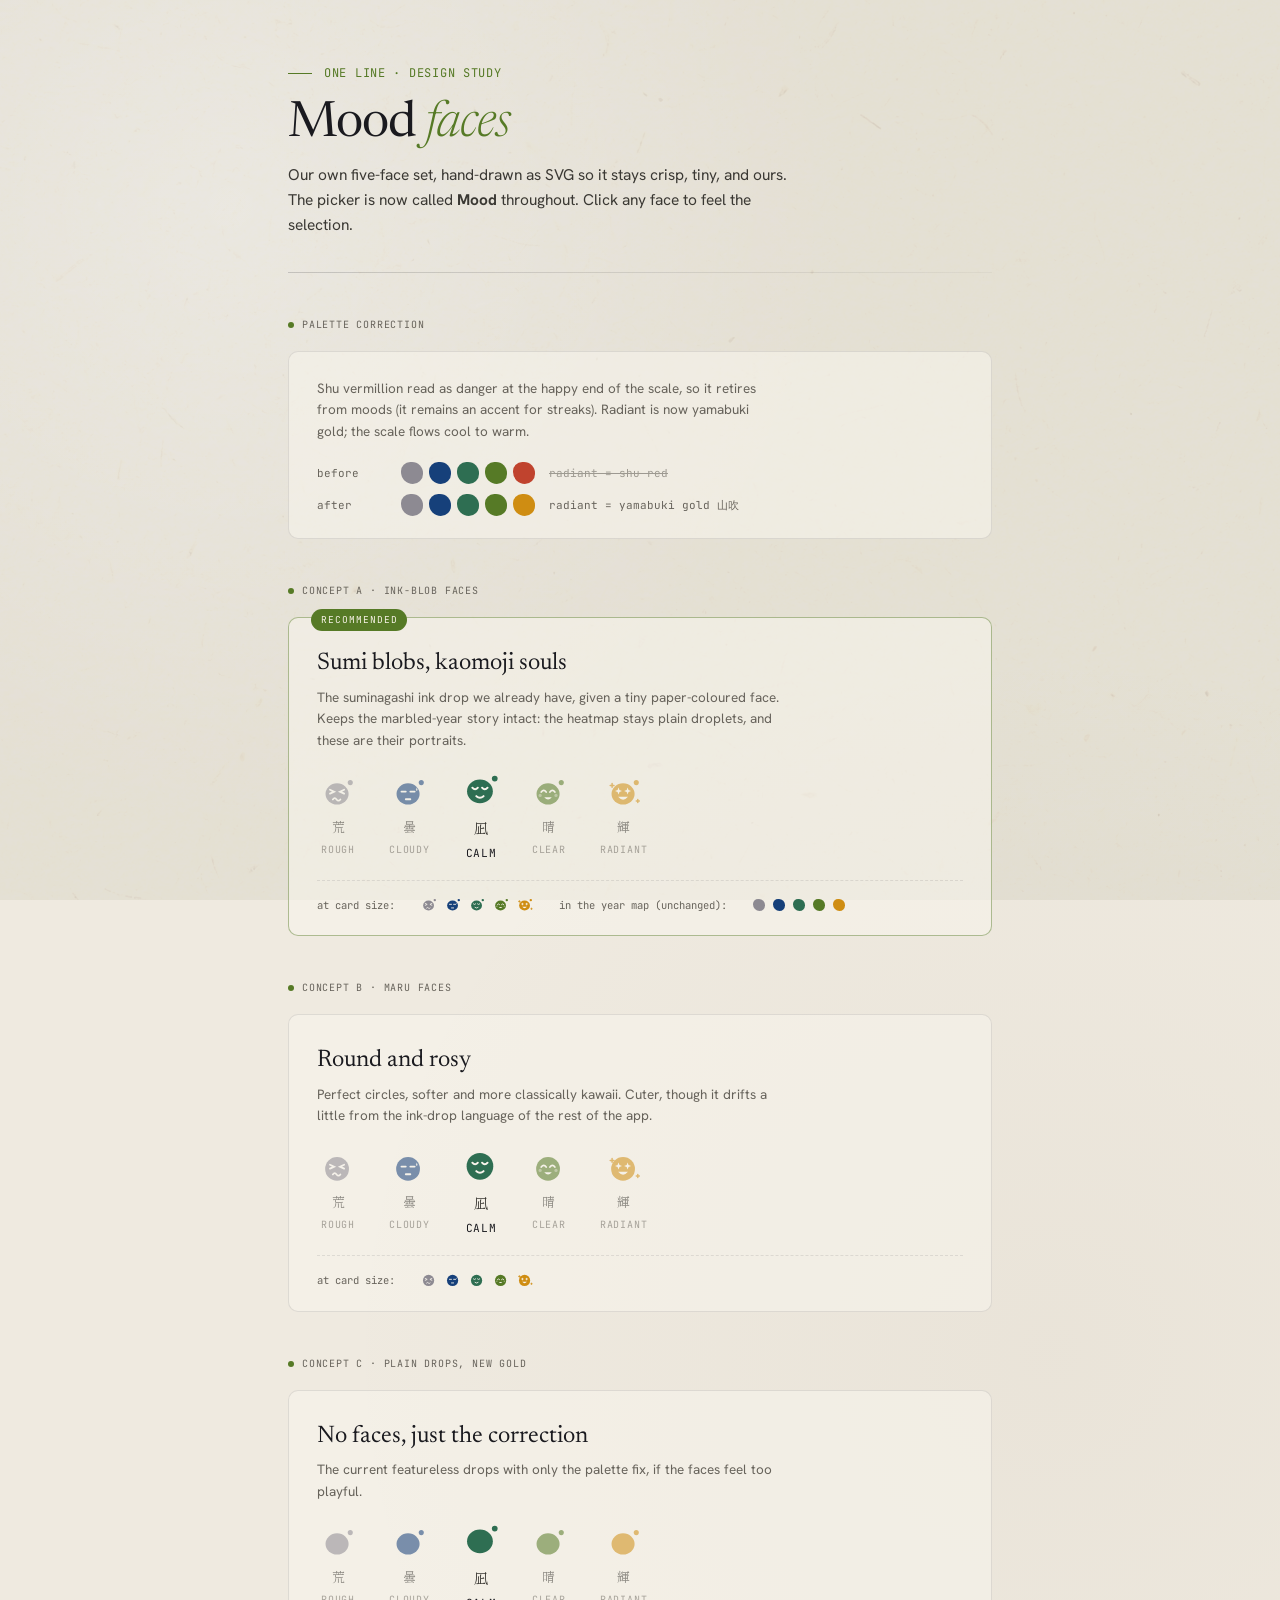
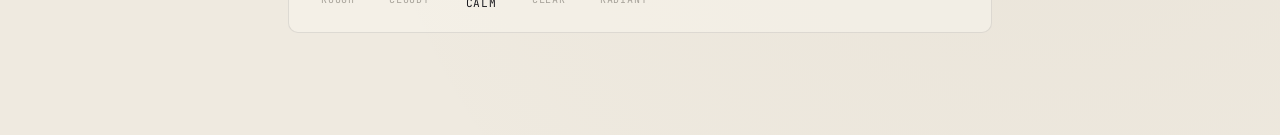
<file: mocks/mock-mood-faces.html>
<!DOCTYPE html>
<html lang="en">
<head>
<meta charset="UTF-8">
<meta name="viewport" content="width=device-width, initial-scale=1.0">
<title>One Line · Mood Faces Concepts</title>
<link rel="preconnect" href="https://fonts.googleapis.com">
<link href="https://fonts.googleapis.com/css2?family=Newsreader:ital,opsz,wght@0,6..72,300..600;1,6..72,300..600&family=Hanken+Grotesk:ital,wght@0,300..700;1,300..700&family=JetBrains+Mono:wght@400..600&display=swap" rel="stylesheet">
<link href="https://fonts.googleapis.com/css2?family=Shippori+Mincho:wght@700&text=%E4%B8%80%E8%A1%8C%E6%97%A5%E8%A8%98%E8%8D%92%E6%9B%87%E5%87%AA%E6%99%B4%E8%BC%9D&display=swap" rel="stylesheet">
<style>
  :root {
    --paper: #efeae0;
    --sumi: #1a1a1f;
    --line: rgba(26, 26, 31, 0.18);
    --bg-elevated: #f7f3eb;
    --border: rgba(26, 26, 31, 0.1);
    --text-secondary: #3a3833;
    --text-tertiary: #67635b;
    --accent: #567a26;
    --accent-strong: #435f1d;
    --font-display: 'Newsreader', Georgia, serif;
    --font-body: 'Hanken Grotesk', -apple-system, system-ui, sans-serif;
    --font-mono: 'JetBrains Mono', ui-monospace, monospace;
    --font-jp: 'Shippori Mincho', 'Hiragino Mincho ProN', 'Yu Mincho', serif;
    /* Mood palette v2: shu red retires from moods (it read as danger).
       Radiant becomes yamabuki gold; the scale flows cool → warm. */
    --mood1: #8d8a92;
    --mood2: #16407a;
    --mood3: #2e6e52;
    --mood4: #567a26;
    --mood5: #cf8d12;
  }
  * { margin: 0; padding: 0; box-sizing: border-box; }
  body {
    min-height: 100vh;
    background:
      radial-gradient(circle at 18% 12%, rgba(255,255,255,.42), transparent 34%),
      radial-gradient(circle at 82% 78%, rgba(112,88,53,.045), transparent 42%),
      var(--paper);
    color: var(--sumi);
    font-family: var(--font-body);
    line-height: 1.6;
    -webkit-font-smoothing: antialiased;
  }
  body::before {
    content: '';
    position: fixed; inset: 0;
    background: url('paper-texture.jpg') center / cover no-repeat;
    opacity: .42; pointer-events: none; z-index: 0;
    mix-blend-mode: multiply;
    filter: brightness(1.12) contrast(.8) saturate(.68) blur(.3px);
  }
  .page { position: relative; z-index: 1; max-width: 760px; margin: 0 auto; padding: 64px 28px 80px; }
  .eyebrow {
    font-family: var(--font-mono); font-size: 12px; letter-spacing: .06em; color: var(--accent);
    display: flex; align-items: center; gap: 12px; margin-bottom: 16px;
  }
  .eyebrow::before { content: ''; width: 24px; height: 1px; background: var(--accent); }
  h1 { font-family: var(--font-display); font-weight: 400; font-size: clamp(36px, 5.5vw, 50px); letter-spacing: -.02em; line-height: 1; }
  h1 span { color: var(--accent); font-style: italic; font-weight: 300; }
  .lede { margin-top: 14px; color: var(--text-secondary); max-width: 56ch; font-size: 15.5px; }
  .rule { height: 1px; background: linear-gradient(90deg, var(--line), rgba(26,26,31,.04)); margin: 34px 0; }

  .section-label {
    font-family: var(--font-mono); font-size: 10px; letter-spacing: .08em; text-transform: uppercase;
    color: var(--text-tertiary); display: flex; align-items: center; gap: 8px; margin: 44px 0 18px;
  }
  .section-label .dot { width: 6px; height: 6px; border-radius: 50%; background: var(--accent); }

  .concept {
    border: 1px solid var(--border); border-radius: 10px; background: rgba(247,243,235,.6);
    padding: 26px 28px 22px; margin-bottom: 22px; position: relative;
  }
  .concept.pick { border-color: rgba(86,122,38,.45); }
  .concept .tag {
    position: absolute; top: -9px; left: 22px;
    font-family: var(--font-mono); font-size: 9.5px; letter-spacing: .1em; text-transform: uppercase;
    background: var(--accent); color: #f7f2e6; border-radius: 999px; padding: 3px 10px;
  }
  .concept h2 { font-family: var(--font-display); font-weight: 400; font-size: 24px; margin-bottom: 4px; }
  .concept .note { font-size: 13.5px; color: var(--text-tertiary); margin-bottom: 20px; max-width: 58ch; }

  .row { display: flex; gap: 26px; align-items: flex-end; flex-wrap: wrap; }
  .mood {
    display: grid; justify-items: center; gap: 7px; border: none; background: none; cursor: pointer;
    padding: 4px; opacity: .55; transition: all .2s cubic-bezier(.34,1.56,.64,1);
  }
  .mood:hover { opacity: .9; transform: scale(1.07); }
  .mood.sel { opacity: 1; transform: scale(1.12); }
  .mood svg { width: 34px; height: 34px; }
  .mood .jp { font-family: var(--font-jp); font-size: 13px; color: var(--text-secondary); }
  .mood .name {
    font-family: var(--font-mono); font-size: 10px; letter-spacing: .08em; text-transform: uppercase;
    color: var(--text-tertiary);
  }
  .mood.sel .name { color: var(--sumi); }

  .small-demo {
    margin-top: 20px; padding-top: 16px; border-top: 1px dashed var(--border);
    display: flex; gap: 26px; align-items: center; flex-wrap: wrap;
    font-family: var(--font-mono); font-size: 10.5px; color: var(--text-tertiary);
  }
  .small-demo .set { display: flex; gap: 8px; align-items: center; }
  .small-demo svg { width: 16px; height: 16px; }
  .small-demo i { width: 12px; height: 12px; border-radius: 50% 60% 55% 65%; display: inline-block; }

  .palette { display: grid; gap: 10px; }
  .palette-row { display: flex; align-items: center; gap: 14px; font-family: var(--font-mono); font-size: 11px; color: var(--text-tertiary); }
  .palette-row .chips { display: flex; gap: 6px; }
  .palette-row i { width: 22px; height: 22px; border-radius: 50% 60% 55% 65%; display: inline-block; }
  .strike { text-decoration: line-through; opacity: .6; }
</style>
</head>
<body>
<main class="page">
  <div class="eyebrow">ONE LINE · DESIGN STUDY</div>
  <h1>Mood <span>faces</span></h1>
  <p class="lede">Our own five-face set, hand-drawn as SVG so it stays crisp, tiny, and ours.
  The picker is now called <strong>Mood</strong> throughout. Click any face to feel the selection.</p>

  <div class="rule"></div>

  <div class="section-label"><span class="dot"></span> Palette correction</div>
  <div class="concept">
    <p class="note">Shu vermillion read as danger at the happy end of the scale, so it retires from moods
    (it remains an accent for streaks). Radiant is now yamabuki gold; the scale flows cool to warm.</p>
    <div class="palette">
      <div class="palette-row"><span style="width:70px">before</span>
        <span class="chips"><i style="background:#8d8a92"></i><i style="background:#16407a"></i><i style="background:#2e6e52"></i><i style="background:#567a26"></i><i style="background:#c0432e"></i></span>
        <span class="strike">radiant = shu red</span>
      </div>
      <div class="palette-row"><span style="width:70px">after</span>
        <span class="chips"><i style="background:var(--mood1)"></i><i style="background:var(--mood2)"></i><i style="background:var(--mood3)"></i><i style="background:var(--mood4)"></i><i style="background:var(--mood5)"></i></span>
        <span>radiant = yamabuki gold 山吹</span>
      </div>
    </div>
  </div>

  <div class="section-label"><span class="dot"></span> Concept A · Ink-blob faces</div>
  <div class="concept pick">
    <span class="tag">Recommended</span>
    <h2>Sumi blobs, kaomoji souls</h2>
    <p class="note">The suminagashi ink drop we already have, given a tiny paper-coloured face.
    Keeps the marbled-year story intact: the heatmap stays plain droplets, and these are their portraits.</p>
    <div class="row" data-set="blob"></div>
    <div class="small-demo">
      <span>at card size:</span><span class="set" data-mini="blob"></span>
      <span>in the year map (unchanged):</span>
      <span class="set"><i style="background:var(--mood1)"></i><i style="background:var(--mood2)"></i><i style="background:var(--mood3)"></i><i style="background:var(--mood4)"></i><i style="background:var(--mood5)"></i></span>
    </div>
  </div>

  <div class="section-label"><span class="dot"></span> Concept B · Maru faces</div>
  <div class="concept">
    <h2>Round and rosy</h2>
    <p class="note">Perfect circles, softer and more classically kawaii. Cuter, though it drifts a little
    from the ink-drop language of the rest of the app.</p>
    <div class="row" data-set="maru"></div>
    <div class="small-demo">
      <span>at card size:</span><span class="set" data-mini="maru"></span>
    </div>
  </div>

  <div class="section-label"><span class="dot"></span> Concept C · Plain drops, new gold</div>
  <div class="concept">
    <h2>No faces, just the correction</h2>
    <p class="note">The current featureless drops with only the palette fix, if the faces feel too playful.</p>
    <div class="row" data-set="plain"></div>
  </div>
</main>

<script>
  const MOODS = [
    { n: 1, jp: '荒', en: 'rough',   c: '#8d8a92' },
    { n: 2, jp: '曇', en: 'cloudy',  c: '#16407a' },
    { n: 3, jp: '凪', en: 'calm',    c: '#2e6e52' },
    { n: 4, jp: '晴', en: 'clear',   c: '#567a26' },
    { n: 5, jp: '輝', en: 'radiant', c: '#cf8d12' },
  ];
  const P = '#f7f3eb'; // paper, for facial features

  // Facial features, shared between blob and maru bodies (centre ≈ 17,19).
  function face(n) {
    const s = `stroke="${P}" stroke-width="1.9" stroke-linecap="round" fill="none"`;
    switch (n) {
      case 1: return `
        <path d="M9.5,14.5 l4.4,2.1 -4.4,2.1" ${s}/>
        <path d="M24.5,14.5 l-4.4,2.1 4.4,2.1" ${s}/>
        <path d="M12.5,24.8 q2,-2.6 4,0 q2,2.6 4,0" ${s}/>`;
      case 2: return `
        <path d="M10,16.5 h4.6" ${s}/>
        <path d="M19.4,16.5 h4.6" ${s}/>
        <path d="M14.6,24.6 h4.8" ${s}/>
        <path d="M26.2,12.2 q1.6,2.6 0,3.8 q-1.6,-1.2 0,-3.8" fill="${P}" opacity=".85"/>`;
      case 3: return `
        <path d="M9.8,15.6 q2.6,3 5.2,0" ${s}/>
        <path d="M19,15.6 q2.6,3 5.2,0" ${s}/>
        <path d="M13.6,23.6 q3.4,2.9 6.8,0" ${s}/>`;
      case 4: return `
        <path d="M9.8,17 q2.6,-3.4 5.2,0" ${s}/>
        <path d="M19,17 q2.6,-3.4 5.2,0" ${s}/>
        <path d="M13,22.5 q4,4.8 8,0 z" fill="${P}"/>
        <circle cx="8.6" cy="20.6" r="1.7" fill="${P}" opacity=".4"/>
        <circle cx="25.4" cy="20.6" r="1.7" fill="${P}" opacity=".4"/>`;
      case 5: return `
        <path d="M12.2,12.2 l1,2.7 2.7,1 -2.7,1 -1,2.7 -1,-2.7 -2.7,-1 2.7,-1 z" fill="${P}"/>
        <path d="M21.8,12.2 l1,2.7 2.7,1 -2.7,1 -1,2.7 -1,-2.7 -2.7,-1 2.7,-1 z" fill="${P}"/>
        <path d="M11.8,22 q5.2,6.2 10.4,0 z" fill="${P}"/>`;
      default: return '';
    }
  }

  function sparkles(c) {
    const s = `stroke="${c}" stroke-width="1.6" stroke-linecap="round"`;
    return `<path d="M3.4,10 h4 M5.4,8 v4" ${s}/><path d="M31,26.5 h3.2 M32.6,24.9 v3.2" ${s}/>`;
  }

  function svgFor(set, m) {
    if (set === 'blob') {
      return `<svg viewBox="0 0 36 36" aria-hidden="true">
        <ellipse cx="17" cy="19" rx="12.2" ry="11.2" fill="${m.c}"/>
        <circle cx="31" cy="7" r="2.7" fill="${m.c}"/>
        ${face(m.n)}${m.n === 5 ? sparkles(m.c) : ''}</svg>`;
    }
    if (set === 'maru') {
      return `<svg viewBox="0 0 36 36" aria-hidden="true">
        <circle cx="17" cy="19" r="12.6" fill="${m.c}"/>
        ${face(m.n)}${m.n === 5 ? sparkles(m.c) : ''}</svg>`;
    }
    return `<svg viewBox="0 0 36 36" aria-hidden="true">
      <ellipse cx="17" cy="19" rx="12.2" ry="11.2" fill="${m.c}"/>
      <circle cx="31" cy="7" r="2.7" fill="${m.c}"/></svg>`;
  }

  document.querySelectorAll('.row[data-set]').forEach((row) => {
    const set = row.dataset.set;
    for (const m of MOODS) {
      const btn = document.createElement('button');
      btn.className = 'mood' + (m.n === 3 ? ' sel' : '');
      btn.type = 'button';
      btn.innerHTML = `${svgFor(set, m)}<span class="jp">${m.jp}</span><span class="name">${m.en}</span>`;
      btn.addEventListener('click', () => {
        row.querySelectorAll('.mood').forEach((b) => b.classList.remove('sel'));
        btn.classList.add('sel');
      });
      row.appendChild(btn);
    }
  });

  document.querySelectorAll('[data-mini]').forEach((holder) => {
    holder.innerHTML = MOODS.map((m) => svgFor(holder.dataset.mini, m)).join('');
  });
</script>
</body>
</html>
</file>
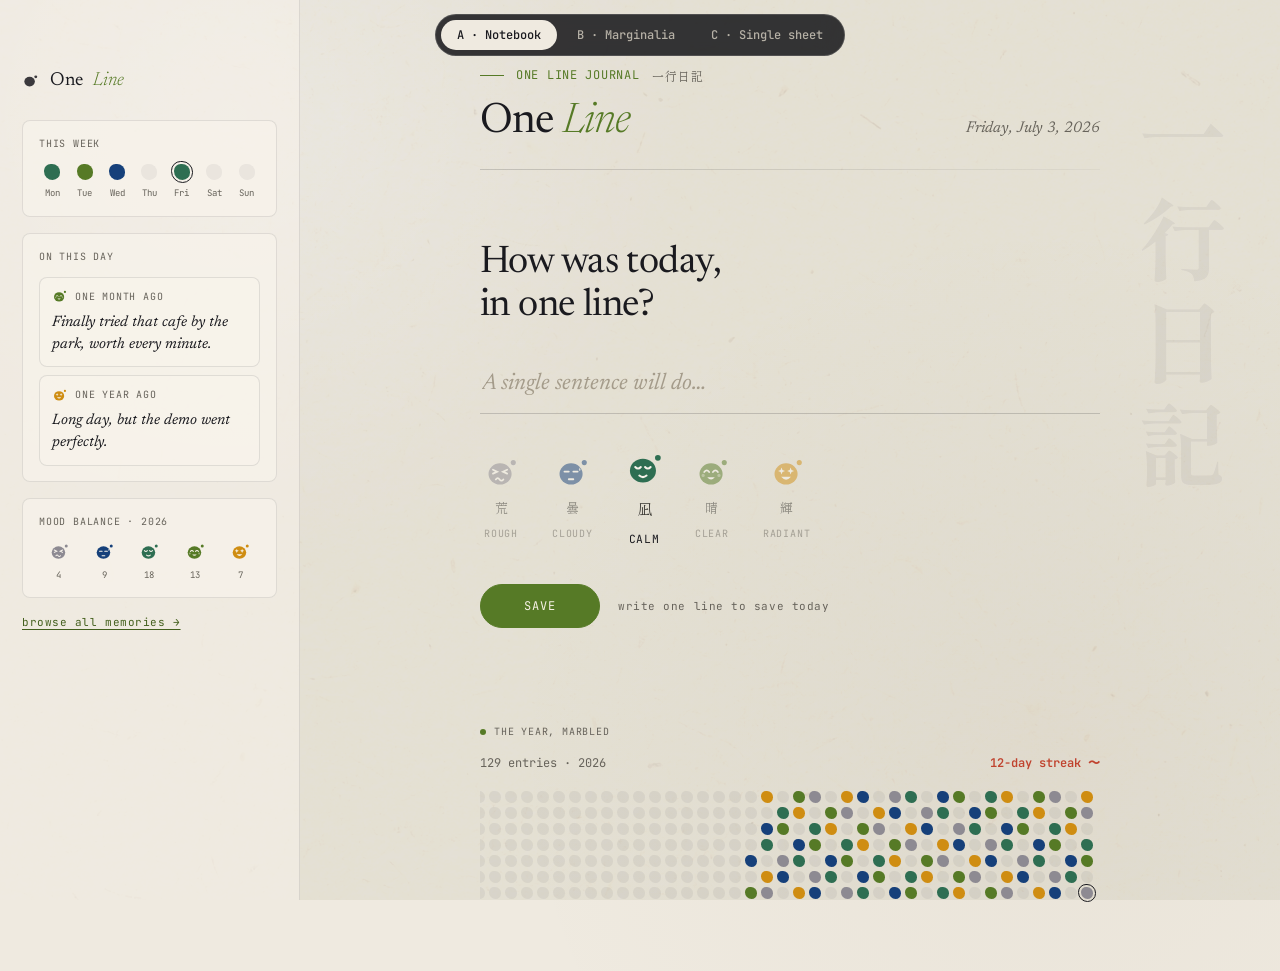
<file: mocks/mock-sidebar-options.html>
<!DOCTYPE html>
<html lang="en">
<head>
<meta charset="UTF-8">
<meta name="viewport" content="width=device-width, initial-scale=1.0">
<title>One Line · Sidebar Concepts</title>
<link rel="preconnect" href="https://fonts.googleapis.com">
<link href="https://fonts.googleapis.com/css2?family=Newsreader:ital,opsz,wght@0,6..72,300..600;1,6..72,300..600&family=Hanken+Grotesk:ital,wght@0,300..700;1,300..700&family=JetBrains+Mono:wght@400..600&display=swap" rel="stylesheet">
<link href="https://fonts.googleapis.com/css2?family=Shippori+Mincho:wght@700&text=%E4%B8%80%E8%A1%8C%E6%97%A5%E8%A8%98%E8%8D%92%E6%9B%87%E5%87%AA%E6%99%B4%E8%BC%9D&display=swap" rel="stylesheet">
<style>
  :root {
    --paper: #efeae0;
    --sumi: #1a1a1f;
    --shu: #c0432e;
    --line: rgba(26, 26, 31, 0.18);
    --bg-elevated: #f7f3eb;
    --border: rgba(26, 26, 31, 0.1);
    --text-secondary: #3a3833;
    --text-tertiary: #67635b;
    --accent: #567a26;
    --accent-strong: #435f1d;
    --font-display: 'Newsreader', Georgia, serif;
    --font-body: 'Hanken Grotesk', -apple-system, system-ui, sans-serif;
    --font-mono: 'JetBrains Mono', ui-monospace, monospace;
    --font-jp: 'Shippori Mincho', 'Hiragino Mincho ProN', 'Yu Mincho', serif;
    --mood1: #8d8a92; --mood2: #16407a; --mood3: #2e6e52; --mood4: #567a26; --mood5: #cf8d12;
  }
  * { margin: 0; padding: 0; box-sizing: border-box; }
  body {
    min-height: 100vh;
    background:
      radial-gradient(circle at 18% 12%, rgba(255,255,255,.42), transparent 34%),
      radial-gradient(circle at 82% 78%, rgba(112,88,53,.045), transparent 42%),
      var(--paper);
    color: var(--sumi);
    font-family: var(--font-body);
    line-height: 1.6;
    -webkit-font-smoothing: antialiased;
  }
  body::before {
    content: ''; position: fixed; inset: 0;
    background: url('paper-texture.jpg') center / cover no-repeat;
    opacity: .42; pointer-events: none; z-index: 1;
    mix-blend-mode: multiply;
    filter: brightness(1.12) contrast(.8) saturate(.68) blur(.3px);
  }
  button, input { font: inherit; }

  /* ---------- mock switcher ---------- */
  .switcher {
    position: fixed; top: 14px; left: 50%; transform: translateX(-50%); z-index: 100;
    display: flex; gap: 4px; padding: 5px;
    background: rgba(20,20,24,.85); backdrop-filter: blur(12px);
    border-radius: 999px; border: 1px solid rgba(255,255,255,.14);
  }
  .switcher button {
    border: none; background: transparent; color: #b6b1a6; cursor: pointer;
    font: 500 12px/1 var(--font-mono); padding: 9px 16px; border-radius: 999px; transition: all .2s;
  }
  .switcher button.active { background: var(--paper); color: var(--sumi); }

  .variant { display: none; position: relative; z-index: 2; min-height: 100vh; }
  .variant.active { display: block; }

  /* ---------- shared pieces ---------- */
  .eyebrow {
    font-family: var(--font-mono); font-size: 12px; letter-spacing: .06em; color: var(--accent);
    display: flex; align-items: center; gap: 12px; margin-bottom: 16px;
  }
  .eyebrow::before { content: ''; width: 24px; height: 1px; background: var(--accent); }
  .eyebrow .jp { color: var(--text-tertiary); font-family: var(--font-jp); letter-spacing: .1em; }
  .masthead { display: flex; justify-content: space-between; align-items: baseline; gap: 16px; flex-wrap: wrap; }
  h1 { font-family: var(--font-display); font-weight: 400; font-size: 42px; line-height: 1; letter-spacing: -.02em; }
  h1 span { color: var(--accent); font-style: italic; font-weight: 300; }
  .date { font-family: var(--font-display); font-style: italic; font-size: 15.5px; color: var(--text-tertiary); white-space: nowrap; }
  .rule { height: 1px; background: linear-gradient(90deg, var(--line), rgba(26,26,31,.04)); margin-top: 26px; }

  .composer { margin-top: 72px; }
  .prompt {
    display: block; font-family: var(--font-display); font-weight: 400;
    font-size: clamp(30px, 4.6vw, 38px); line-height: 1.12; letter-spacing: -.015em; margin-bottom: 34px;
  }
  .entry {
    width: 100%; border: none; border-bottom: 1.5px solid var(--line); background: transparent;
    font-family: var(--font-display); font-style: italic; font-size: 23px; line-height: 1.45;
    color: var(--sumi); outline: none; padding: 6px 2px 12px;
  }
  .entry::placeholder { color: #a49b8a; }
  .entry:focus { border-color: var(--sumi); }
  .moods { display: flex; gap: 26px; margin-top: 38px; align-items: flex-end; flex-wrap: wrap; }
  .mood {
    border: none; background: none; cursor: pointer; display: grid; justify-items: center; gap: 8px;
    padding: 4px; opacity: .5; transition: all .2s cubic-bezier(.34,1.56,.64,1);
  }
  .mood:hover { opacity: .85; transform: scale(1.07); }
  .mood.sel { opacity: 1; transform: scale(1.13); }
  .mood svg { width: 34px; height: 34px; }
  .mood .jp { font-family: var(--font-jp); font-size: 13px; color: var(--text-secondary); }
  .mood .name { font-family: var(--font-mono); font-size: 10px; letter-spacing: .08em; text-transform: uppercase; color: var(--text-tertiary); }
  .mood.sel .name { color: var(--sumi); }
  .actions { display: flex; align-items: center; gap: 18px; margin-top: 38px; }
  .save {
    min-width: 120px; min-height: 44px; border: 1px solid var(--accent); border-radius: 999px;
    background: var(--accent); color: #f7f2e6; cursor: pointer;
    font-family: var(--font-mono); font-size: 12px; letter-spacing: .1em; text-transform: uppercase;
  }
  .hint { font-family: var(--font-mono); font-size: 11px; letter-spacing: .05em; color: var(--text-tertiary); }

  .section-label {
    font-family: var(--font-mono); font-size: 10px; letter-spacing: .08em; text-transform: uppercase;
    color: var(--text-tertiary); display: flex; align-items: center; gap: 8px; margin-bottom: 14px;
  }
  .section-label .dot { width: 6px; height: 6px; border-radius: 50%; background: var(--accent); }
  .stats { display: flex; justify-content: space-between; gap: 12px; align-items: baseline; margin-bottom: 14px; font-family: var(--font-mono); font-size: 12px; color: var(--text-tertiary); }
  .stats .streak { color: var(--shu); font-weight: 600; }
  .heatmap-scroll { overflow-x: auto; padding: 3px 7px 8px 2px; }
  .heatmap { display: grid; grid-template-rows: repeat(7, 12px); grid-auto-columns: 12px; grid-auto-flow: column; gap: 4px; width: max-content; }
  .cell { width: 12px; height: 12px; border-radius: 50% 60% 55% 65%; background: rgba(26,26,31,.055); }
  .cell.today { outline: 1.5px solid var(--sumi); outline-offset: 2px; }
  .m1 { background: var(--mood1) !important; } .m2 { background: var(--mood2) !important; }
  .m3 { background: var(--mood3) !important; } .m4 { background: var(--mood4) !important; }
  .m5 { background: var(--mood5) !important; }

  .meta {
    display: flex; align-items: center; gap: 8px;
    font-family: var(--font-mono); font-size: 10px; letter-spacing: .08em; text-transform: uppercase;
    color: var(--text-tertiary);
  }
  .meta svg { width: 15px; height: 15px; flex: none; }
  .mtext { margin-top: 7px; font-family: var(--font-display); font-style: italic; font-size: 15px; line-height: 1.45; }
  .rail-link {
    display: inline-flex; color: var(--accent-strong);
    font-family: var(--font-mono); font-size: 11px; letter-spacing: .05em;
    text-decoration: underline; text-underline-offset: 3px;
  }

  /* =========================================================
     A · NOTEBOOK — permanent left sidebar with panels
     ========================================================= */
  #notebook .shell { display: flex; min-height: 100vh; }
  #notebook .side {
    flex: 0 0 300px; border-right: 1px solid var(--border);
    background: rgba(247, 243, 235, 0.55);
    padding: 66px 22px 30px;
    display: grid; gap: 16px; align-content: start;
    position: sticky; top: 0; height: 100vh; overflow-y: auto;
  }
  #notebook .brand {
    display: flex; align-items: center; gap: 10px; margin-bottom: 8px;
    font-family: var(--font-display); font-size: 19px;
  }
  #notebook .brand svg { width: 18px; height: 18px; fill: var(--sumi); opacity: .85; }
  #notebook .brand em { color: var(--accent); font-weight: 300; }
  #notebook .panel { border: 1px solid var(--border); border-radius: 8px; background: rgba(247,243,235,.72); padding: 15px 16px; }
  #notebook .panel-title { font-family: var(--font-mono); font-size: 10px; letter-spacing: .08em; text-transform: uppercase; color: var(--text-tertiary); margin-bottom: 12px; }
  #notebook .week { display: grid; grid-template-columns: repeat(7, 1fr); gap: 6px; }
  #notebook .day { display: grid; justify-items: center; gap: 6px; font-family: var(--font-mono); font-size: 9px; color: var(--text-tertiary); }
  #notebook .day i { width: 16px; height: 16px; border-radius: 50% 60% 55% 65%; background: rgba(26,26,31,.055); }
  #notebook .day.today i { outline: 1.5px solid var(--sumi); outline-offset: 2px; }
  #notebook .mcard { padding: 11px 12px; border: 1px solid var(--border); border-radius: 8px; background: rgba(247,243,235,.5); }
  #notebook .mcard + .mcard { margin-top: 8px; }
  #notebook .balance { display: grid; grid-template-columns: repeat(5, 1fr); gap: 6px; }
  #notebook .balance .day svg { width: 20px; height: 20px; }
  #notebook .main { flex: 1; display: flex; justify-content: center; }
  #notebook .column { width: min(620px, calc(100vw - 300px - 72px)); padding: 66px 0 64px; }
  #notebook .year-map { margin-top: 96px; }

  /* =========================================================
     B · MARGINALIA — permanent left column, no boxes at all
     ========================================================= */
  #marginalia .shell {
    display: grid; grid-template-columns: 264px minmax(0, 620px);
    justify-content: center; gap: 72px;
    min-height: 100vh; padding: 66px 40px 64px;
  }
  #marginalia .margin {
    padding-top: 156px;
    font-size: 14px;
    display: grid; gap: 34px; align-content: start;
    position: sticky; top: 0; height: fit-content;
  }
  #marginalia .margin::before {
    content: ''; position: absolute; top: 160px; bottom: 20px; right: -36px;
    width: 1px; background: linear-gradient(180deg, transparent, var(--line) 18%, var(--line) 82%, transparent);
  }
  #marginalia .m-title {
    font-family: var(--font-mono); font-size: 10px; letter-spacing: .12em; text-transform: uppercase;
    color: var(--text-tertiary); margin-bottom: 10px;
    display: flex; align-items: center; gap: 8px;
  }
  #marginalia .m-title .jp { font-family: var(--font-jp); font-size: 12px; letter-spacing: .1em; }
  #marginalia .week-line { display: flex; gap: 9px; align-items: center; }
  #marginalia .week-line i { width: 14px; height: 14px; border-radius: 50% 60% 55% 65%; background: rgba(26,26,31,.06); }
  #marginalia .week-line i.today { outline: 1.5px solid var(--sumi); outline-offset: 2px; }
  #marginalia .quote { font-family: var(--font-display); font-style: italic; font-size: 15px; line-height: 1.5; color: var(--text-secondary); }
  #marginalia .quote + .m-when { margin-top: 4px; }
  #marginalia .m-when { font-family: var(--font-mono); font-size: 9.5px; letter-spacing: .1em; text-transform: uppercase; color: var(--text-tertiary); display: flex; gap: 7px; align-items: center; }
  #marginalia .m-when svg { width: 13px; height: 13px; }
  #marginalia .m-entry + .m-entry { margin-top: 16px; }
  #marginalia .balance-line { display: flex; gap: 14px; }
  #marginalia .balance-line span { display: grid; justify-items: center; gap: 3px; font-family: var(--font-mono); font-size: 9.5px; color: var(--text-tertiary); }
  #marginalia .balance-line svg { width: 19px; height: 19px; }
  #marginalia .year-map { margin-top: 96px; }

  /* =========================================================
     C · SINGLE SHEET — no sidebar, one serene column
     ========================================================= */
  #sheet .column { max-width: 620px; margin: 0 auto; padding: 66px 28px 64px; }
  #sheet .flash {
    background: var(--bg-elevated); border: 1px solid var(--border); border-radius: 8px;
    padding: 16px 18px;
  }
  #sheet .flash + .flash { margin-top: 10px; }
  #sheet .on-this-day { margin-top: 84px; }
  #sheet .year-map { margin-top: 72px; }
  #sheet .strip {
    display: flex; justify-content: space-between; align-items: center; gap: 18px;
    margin-top: 84px; padding: 14px 18px;
    border: 1px solid var(--border); border-radius: 999px; background: rgba(247,243,235,.6);
  }
  #sheet .strip .week-line { display: flex; gap: 9px; }
  #sheet .strip .week-line i { width: 14px; height: 14px; border-radius: 50% 60% 55% 65%; background: rgba(26,26,31,.06); }
  #sheet .strip .week-line i.today { outline: 1.5px solid var(--sumi); outline-offset: 2px; }
  #sheet .strip .lbl { font-family: var(--font-mono); font-size: 9.5px; letter-spacing: .1em; text-transform: uppercase; color: var(--text-tertiary); }

  .kanji {
    position: fixed; top: 92px; right: 26px;
    writing-mode: vertical-rl; font-family: var(--font-jp); font-weight: 700;
    font-size: clamp(56px, 7vw, 92px); letter-spacing: .14em;
    color: rgba(26,26,31,.05); pointer-events: none; z-index: 0;
  }

  @media (max-width: 900px) {
    .kanji { display: none; }
    #notebook .shell { flex-direction: column-reverse; }
    #notebook .side { position: static; height: auto; flex-basis: auto; border-right: none; border-top: 1px solid var(--border); }
    #notebook .column { width: calc(100vw - 48px); }
    #marginalia .shell { grid-template-columns: 1fr; gap: 40px; padding-inline: 24px; }
    #marginalia .margin { order: 2; padding-top: 0; position: static; }
    #marginalia .margin::before { display: none; }
  }
</style>
</head>
<body>
<div class="kanji" aria-hidden="true">一行日記</div>

<nav class="switcher">
  <button class="active" data-v="notebook">A · Notebook</button>
  <button data-v="marginalia">B · Marginalia</button>
  <button data-v="sheet">C · Single sheet</button>
</nav>

<!-- ================= A · NOTEBOOK ================= -->
<section class="variant active" id="notebook">
  <div class="shell">
    <aside class="side">
      <div class="brand">
        <svg viewBox="0 0 32 32" aria-hidden="true"><ellipse cx="13.5" cy="17" rx="9.4" ry="8.6"/><circle cx="24.5" cy="8.6" r="2.6"/></svg>
        One <em>Line</em>
      </div>
      <section class="panel">
        <div class="panel-title">This week</div>
        <div class="week">
          <div class="day"><i class="m3"></i><span>Mon</span></div>
          <div class="day"><i class="m4"></i><span>Tue</span></div>
          <div class="day"><i class="m2"></i><span>Wed</span></div>
          <div class="day"><i></i><span>Thu</span></div>
          <div class="day today"><i class="m3"></i><span>Fri</span></div>
          <div class="day"><i></i><span>Sat</span></div>
          <div class="day"><i></i><span>Sun</span></div>
        </div>
      </section>
      <section class="panel">
        <div class="panel-title">On this day</div>
        <div class="mcard">
          <div class="meta"><span data-face="4"></span> one month ago</div>
          <p class="mtext">Finally tried that cafe by the park, worth every minute.</p>
        </div>
        <div class="mcard">
          <div class="meta"><span data-face="5"></span> one year ago</div>
          <p class="mtext">Long day, but the demo went perfectly.</p>
        </div>
      </section>
      <section class="panel">
        <div class="panel-title">Mood balance · 2026</div>
        <div class="balance" data-balance></div>
      </section>
      <a class="rail-link" href="#">browse all memories →</a>
    </aside>

    <main class="main"><div class="column">
      <div class="eyebrow">ONE LINE JOURNAL <span class="jp">一行日記</span></div>
      <div class="masthead"><h1>One <span>Line</span></h1><div class="date">Friday, July 3, 2026</div></div>
      <div class="rule"></div>
      <section class="composer">
        <label class="prompt">How was today,<br>in one line?</label>
        <input class="entry" placeholder="A single sentence will do…">
        <div class="moods" data-moods></div>
        <div class="actions"><button class="save">Save</button><span class="hint">write one line to save today</span></div>
      </section>
      <section class="year-map">
        <div class="section-label"><span class="dot"></span> The year, marbled</div>
        <div class="stats"><span>129 entries · 2026</span><span class="streak">12-day streak 〜</span></div>
        <div class="heatmap-scroll"><div class="heatmap" data-heatmap></div></div>
      </section>
    </div></main>
  </div>
</section>

<!-- ================= B · MARGINALIA ================= -->
<section class="variant" id="marginalia">
  <div class="shell">
    <aside class="margin">
      <div>
        <div class="m-title">This week <span class="jp">週</span></div>
        <div class="week-line">
          <i class="m3"></i><i class="m4"></i><i class="m2"></i><i></i><i class="m3 today"></i><i></i><i></i>
        </div>
      </div>
      <div>
        <div class="m-title">On this day <span class="jp">記</span></div>
        <div class="m-entry">
          <p class="quote">“Finally tried that cafe by the park, worth every minute.”</p>
          <div class="m-when"><span data-face="4"></span> one month ago</div>
        </div>
        <div class="m-entry">
          <p class="quote">“Long day, but the demo went perfectly.”</p>
          <div class="m-when"><span data-face="5"></span> one year ago</div>
        </div>
      </div>
      <div>
        <div class="m-title">Mood balance</div>
        <div class="balance-line" data-balance-line></div>
      </div>
      <a class="rail-link" href="#">browse all memories →</a>
    </aside>

    <main><div>
      <div class="eyebrow">ONE LINE JOURNAL <span class="jp">一行日記</span></div>
      <div class="masthead"><h1>One <span>Line</span></h1><div class="date">Friday, July 3, 2026</div></div>
      <div class="rule"></div>
      <section class="composer">
        <label class="prompt">How was today,<br>in one line?</label>
        <input class="entry" placeholder="A single sentence will do…">
        <div class="moods" data-moods></div>
        <div class="actions"><button class="save">Save</button><span class="hint">write one line to save today</span></div>
      </section>
      <section class="year-map">
        <div class="section-label"><span class="dot"></span> The year, marbled</div>
        <div class="stats"><span>129 entries · 2026</span><span class="streak">12-day streak 〜</span></div>
        <div class="heatmap-scroll"><div class="heatmap" data-heatmap></div></div>
      </section>
    </div></main>
  </div>
</section>

<!-- ================= C · SINGLE SHEET ================= -->
<section class="variant" id="sheet">
  <div class="column">
    <div class="eyebrow">ONE LINE JOURNAL <span class="jp">一行日記</span></div>
    <div class="masthead"><h1>One <span>Line</span></h1><div class="date">Friday, July 3, 2026</div></div>
    <div class="rule"></div>
    <section class="composer">
      <label class="prompt">How was today,<br>in one line?</label>
      <input class="entry" placeholder="A single sentence will do…">
      <div class="moods" data-moods></div>
      <div class="actions"><button class="save">Save</button><span class="hint">write one line to save today</span></div>
    </section>

    <div class="strip">
      <span class="lbl">This week</span>
      <div class="week-line"><i class="m3"></i><i class="m4"></i><i class="m2"></i><i></i><i class="m3 today"></i><i></i><i></i></div>
      <a class="rail-link" href="#">memories →</a>
    </div>

    <section class="on-this-day">
      <div class="section-label"><span class="dot"></span> On this day</div>
      <div class="flash">
        <div class="meta"><span data-face="4"></span> one month ago</div>
        <p class="mtext">Finally tried that cafe by the park, worth every minute.</p>
      </div>
      <div class="flash">
        <div class="meta"><span data-face="5"></span> one year ago</div>
        <p class="mtext">Long day, but the demo went perfectly.</p>
      </div>
    </section>

    <section class="year-map">
      <div class="section-label"><span class="dot"></span> The year, marbled</div>
      <div class="stats"><span>129 entries · 2026</span><span class="streak">12-day streak 〜</span></div>
      <div class="heatmap-scroll"><div class="heatmap" data-heatmap></div></div>
    </section>
  </div>
</section>

<script>
  const MOODS = [
    { n: 1, jp: '荒', en: 'rough',   c: '#8d8a92' },
    { n: 2, jp: '曇', en: 'cloudy',  c: '#16407a' },
    { n: 3, jp: '凪', en: 'calm',    c: '#2e6e52' },
    { n: 4, jp: '晴', en: 'clear',   c: '#567a26' },
    { n: 5, jp: '輝', en: 'radiant', c: '#cf8d12' },
  ];
  const P = '#f7f3eb';
  function face(n) {
    const s = `stroke="${P}" stroke-width="1.9" stroke-linecap="round" fill="none"`;
    switch (n) {
      case 1: return `<path d="M9.5,14.5 l4.4,2.1 -4.4,2.1" ${s}/><path d="M24.5,14.5 l-4.4,2.1 4.4,2.1" ${s}/><path d="M12.5,24.8 q2,-2.6 4,0 q2,2.6 4,0" ${s}/>`;
      case 2: return `<path d="M10,16.5 h4.6" ${s}/><path d="M19.4,16.5 h4.6" ${s}/><path d="M14.6,24.6 h4.8" ${s}/><path d="M26.2,12.2 q1.6,2.6 0,3.8 q-1.6,-1.2 0,-3.8" fill="${P}" opacity=".85"/>`;
      case 3: return `<path d="M9.8,15.6 q2.6,3 5.2,0" ${s}/><path d="M19,15.6 q2.6,3 5.2,0" ${s}/><path d="M13.6,23.6 q3.4,2.9 6.8,0" ${s}/>`;
      case 4: return `<path d="M9.8,17 q2.6,-3.4 5.2,0" ${s}/><path d="M19,17 q2.6,-3.4 5.2,0" ${s}/><path d="M13,22.5 q4,4.8 8,0 z" fill="${P}"/><circle cx="8.6" cy="20.6" r="1.7" fill="${P}" opacity=".4"/><circle cx="25.4" cy="20.6" r="1.7" fill="${P}" opacity=".4"/>`;
      case 5: return `<path d="M12.2,12.2 l1,2.7 2.7,1 -2.7,1 -1,2.7 -1,-2.7 -2.7,-1 2.7,-1 z" fill="${P}"/><path d="M21.8,12.2 l1,2.7 2.7,1 -2.7,1 -1,2.7 -1,-2.7 -2.7,-1 2.7,-1 z" fill="${P}"/><path d="M11.8,22 q5.2,6.2 10.4,0 z" fill="${P}"/>`;
      default: return '';
    }
  }
  function blob(n, size) {
    const m = MOODS[n - 1];
    return `<svg viewBox="0 0 36 36" style="width:${size}px;height:${size}px" aria-hidden="true">
      <ellipse cx="17" cy="19" rx="12.2" ry="11.2" fill="${m.c}"/><circle cx="31" cy="7" r="2.7" fill="${m.c}"/>${face(n)}</svg>`;
  }

  // switcher
  document.querySelectorAll('.switcher button').forEach((btn) => {
    btn.addEventListener('click', () => {
      document.querySelectorAll('.switcher button').forEach((b) => b.classList.remove('active'));
      document.querySelectorAll('.variant').forEach((v) => v.classList.remove('active'));
      btn.classList.add('active');
      document.getElementById(btn.dataset.v).classList.add('active');
    });
  });

  // mood pickers
  document.querySelectorAll('[data-moods]').forEach((row) => {
    for (const m of MOODS) {
      const btn = document.createElement('button');
      btn.className = 'mood' + (m.n === 3 ? ' sel' : '');
      btn.type = 'button';
      btn.innerHTML = `${blob(m.n, 34)}<span class="jp">${m.jp}</span><span class="name">${m.en}</span>`;
      btn.addEventListener('click', () => {
        row.querySelectorAll('.mood').forEach((b) => b.classList.remove('sel'));
        btn.classList.add('sel');
      });
      row.appendChild(btn);
    }
  });

  // inline faces
  document.querySelectorAll('[data-face]').forEach((el) => {
    el.outerHTML = blob(Number(el.dataset.face), 15);
  });

  // balances
  document.querySelectorAll('[data-balance]').forEach((el) => {
    el.innerHTML = MOODS.map((m, i) =>
      `<div class="day">${blob(m.n, 20)}<span>${[4, 9, 18, 13, 7][i]}</span></div>`).join('');
  });
  document.querySelectorAll('[data-balance-line]').forEach((el) => {
    el.innerHTML = MOODS.map((m, i) =>
      `<span>${blob(m.n, 19)}${[4, 9, 18, 13, 7][i]}</span>`).join('');
  });

  // heatmaps
  document.querySelectorAll('[data-heatmap]').forEach((map) => {
    for (let i = 0; i < 371; i++) {
      const cell = document.createElement('span');
      const filled = i > 220 && i % 3 !== 0;
      cell.className = 'cell' + (filled ? ` m${(i % 5) + 1}` : '') + (i === 370 ? ' today' : '');
      map.appendChild(cell);
    }
    const sc = map.closest('.heatmap-scroll');
    sc.scrollLeft = sc.scrollWidth;
  });
</script>
</body>
</html>
</file>
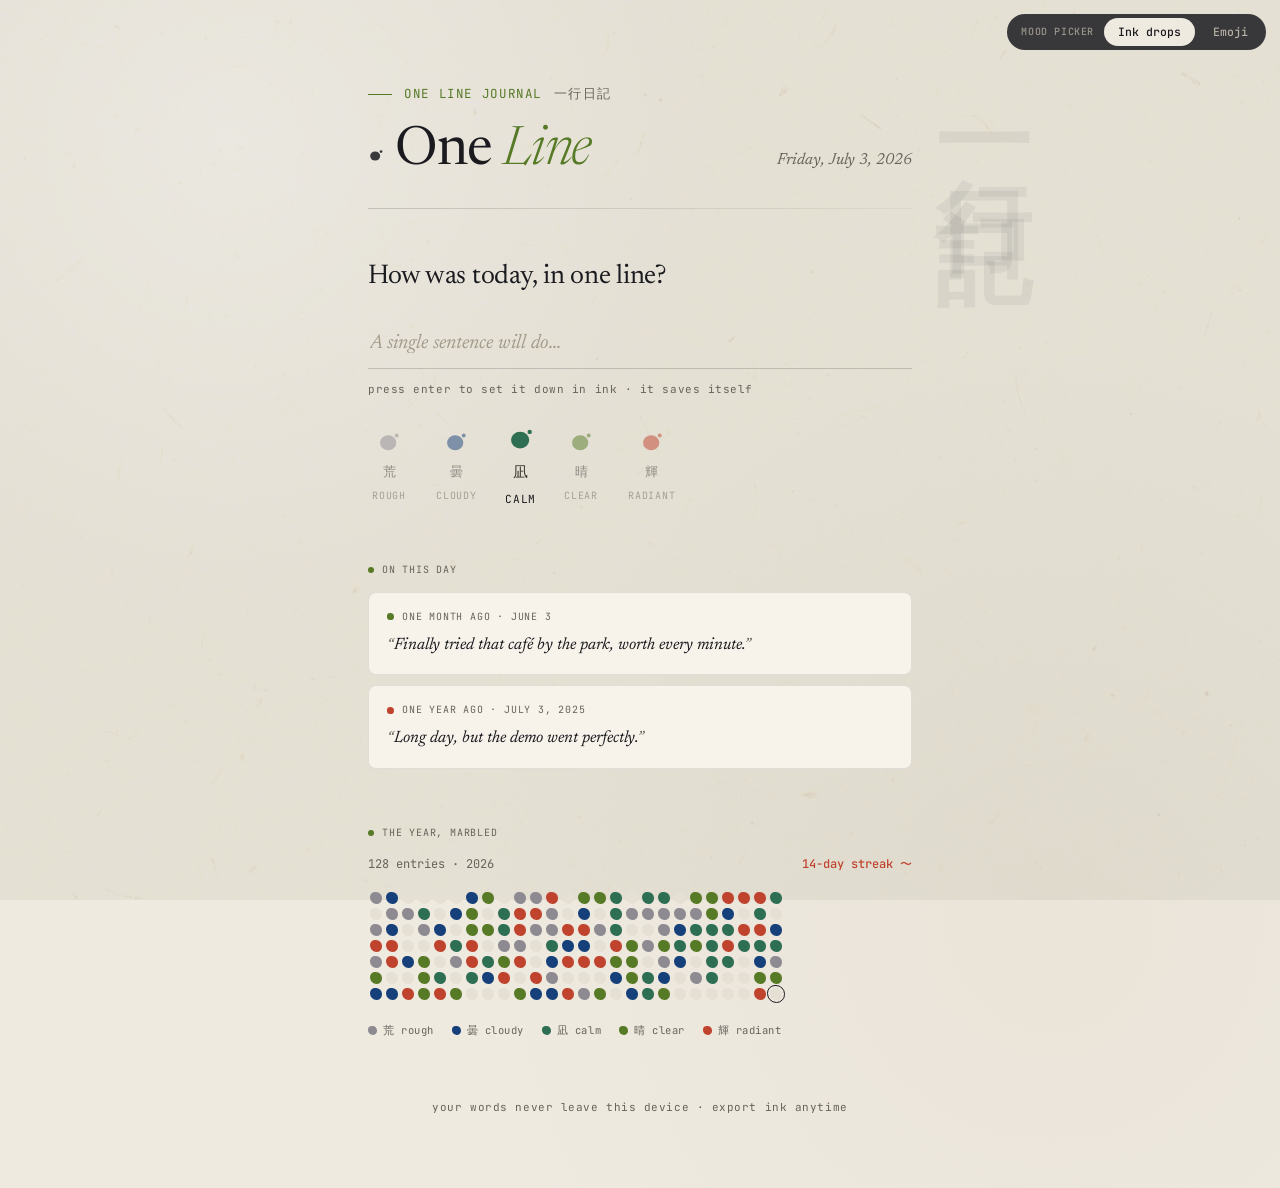
<file: mocks/mock-suminagashi.html>
<!DOCTYPE html>
<html lang="en">
<head>
<meta charset="UTF-8">
<meta name="viewport" content="width=device-width, initial-scale=1.0">
<title>One Line — Suminagashi Concept</title>
<link rel="preconnect" href="https://fonts.googleapis.com">
<link href="https://fonts.googleapis.com/css2?family=Newsreader:ital,opsz,wght@0,6..72,300..600;1,6..72,300..600&family=Hanken+Grotesk:ital,wght@0,300..700;1,300..700&family=JetBrains+Mono:wght@400..600&display=swap" rel="stylesheet">
<style>
  :root {
    /* Suminagashi paper and traditional ink accents (from shusingh.github.io). */
    --paper: #efeae0;
    --sumi: #1a1a1f;
    --ai: #16407a;
    --shu: #c0432e;
    --matsuba: #2e6e52;
    --matcha: #567a26;
    --line: rgba(26, 26, 31, 0.18);
    --bg-elevated: #f7f3eb;
    --bg-elevated-2: #e6dfd3;
    --border: rgba(26, 26, 31, 0.1);
    --text-primary: var(--sumi);
    --text-secondary: #3a3833;
    --text-tertiary: #67635b;
    --accent: var(--matcha);
    --accent-strong: #435f1d;
    --font-display: 'Newsreader', Georgia, serif;
    --font-body: 'Hanken Grotesk', -apple-system, system-ui, sans-serif;
    --font-mono: 'JetBrains Mono', ui-monospace, monospace;
    --font-jp: 'Shippori Mincho', 'Hiragino Mincho ProN', 'Yu Mincho', serif;
  }

  * { margin: 0; padding: 0; box-sizing: border-box; }

  body {
    min-height: 100vh;
    background:
      radial-gradient(circle at 18% 12%, rgba(255, 255, 255, 0.42), transparent 34%),
      radial-gradient(circle at 82% 78%, rgba(112, 88, 53, 0.045), transparent 42%),
      var(--paper);
    color: var(--text-primary);
    font-family: var(--font-body);
    font-size: 16px;
    line-height: 1.6;
    -webkit-font-smoothing: antialiased;
    overflow-x: hidden;
    position: relative;
  }

  /* Washi paper fibres, same treatment as the website. */
  body::before {
    content: '';
    position: fixed;
    inset: 0;
    background: url('paper-texture.jpg') center / cover no-repeat;
    opacity: 0.42;
    pointer-events: none;
    z-index: 1;
    mix-blend-mode: multiply;
    filter: brightness(1.12) contrast(0.8) saturate(0.68) blur(0.3px);
  }

  /* Faint vertical kanji motif: 一行日記, the one-line diary. */
  .kanji-motif {
    position: fixed;
    top: 90px;
    right: max(18px, calc(50vw - 420px));
    writing-mode: vertical-rl;
    font-family: var(--font-jp);
    font-weight: 700;
    font-size: clamp(56px, 8vw, 96px);
    letter-spacing: 0.14em;
    color: rgba(26, 26, 31, 0.055);
    pointer-events: none;
    user-select: none;
    z-index: 0;
  }

  ::selection { background: rgba(86, 122, 38, 0.85); color: #f7f2e6; }

  .app {
    position: relative;
    z-index: 2;
    max-width: 600px;
    margin: 0 auto;
    padding: 84px 28px 72px;
  }

  /* ---------- Header ---------- */
  .eyebrow {
    font-family: var(--font-mono);
    font-size: 12.5px;
    letter-spacing: 0.05em;
    color: var(--accent);
    display: flex;
    align-items: center;
    gap: 12px;
    margin-bottom: 20px;
  }
  .eyebrow::before { content: ''; width: 24px; height: 1px; background: var(--accent); }
  .eyebrow .jp { color: var(--text-tertiary); font-family: var(--font-jp); letter-spacing: 0.1em; }

  .masthead { display: flex; align-items: baseline; justify-content: space-between; gap: 16px; }
  .title {
    font-family: var(--font-display);
    font-weight: 400;
    font-size: clamp(40px, 6vw, 54px);
    line-height: 1;
    letter-spacing: -0.02em;
  }
  .title .accent { font-style: italic; font-weight: 300; color: var(--accent); }
  .inkmark { width: 17px; height: 17px; fill: var(--sumi); opacity: .85; margin-right: 10px; vertical-align: baseline; }
  .date {
    font-family: var(--font-display);
    font-style: italic;
    font-size: 16px;
    color: var(--text-tertiary);
    white-space: nowrap;
  }

  .rule {
    height: 1px;
    background: linear-gradient(90deg, var(--line), rgba(26,26,31,0.04));
    margin: 30px 0 46px;
  }

  /* ---------- Today's entry ---------- */
  .prompt {
    font-family: var(--font-display);
    font-weight: 400;
    font-size: 27px;
    letter-spacing: -0.01em;
    margin-bottom: 24px;
  }

  .entry {
    width: 100%;
    border: none;
    border-bottom: 1.5px solid var(--line);
    background: transparent;
    font-family: var(--font-display);
    font-style: italic;
    font-size: 20px;
    line-height: 1.5;
    color: var(--text-primary);
    padding: 6px 2px 10px;
    outline: none;
    transition: border-color 0.25s ease;
  }
  .entry::placeholder { color: #a49b8a; }
  .entry:focus { border-color: var(--sumi); }

  .hint {
    margin-top: 12px;
    font-family: var(--font-mono);
    font-size: 11px;
    letter-spacing: 0.05em;
    color: var(--text-tertiary);
    user-select: none;
  }

  /* ---------- Mood pickers (two mock styles, toggle top-right) ---------- */
  .moods { display: flex; gap: 22px; margin-top: 26px; align-items: flex-end; }

  /* Style 1: ink drops in traditional colours */
  .mood-ink { display: none; }
  .mood-ink.visible { display: flex; }
  .mood-ink button {
    background: none; border: none; cursor: pointer; text-align: center;
    display: flex; flex-direction: column; align-items: center; gap: 8px;
    padding: 4px; opacity: .5; transform: scale(1);
    transition: all .2s cubic-bezier(.34,1.56,.64,1);
  }
  .mood-ink button:hover { opacity: .85; transform: scale(1.08); }
  .mood-ink button.sel { opacity: 1; transform: scale(1.12); }
  .mood-ink .drop { width: 26px; height: 26px; }
  .mood-ink .drop svg { width: 100%; height: 100%; }
  .mood-ink .name {
    font-family: var(--font-mono); font-size: 10px; letter-spacing: 0.08em;
    text-transform: uppercase; color: var(--text-tertiary);
  }
  .mood-ink button.sel .name { color: var(--text-primary); }
  .mood-ink .jp-name { font-family: var(--font-jp); font-size: 13px; color: var(--text-secondary); }

  /* Style 2: emoji */
  .mood-emoji { display: none; }
  .mood-emoji.visible { display: flex; }
  .mood-emoji button {
    font-size: 27px; background: none; border: none; cursor: pointer; line-height: 1;
    filter: grayscale(1) opacity(.4); transform: scale(1); padding: 5px;
    transition: all .18s cubic-bezier(.34,1.56,.64,1);
  }
  .mood-emoji button:hover { filter: grayscale(0) opacity(1); transform: scale(1.15); }
  .mood-emoji button.sel { filter: grayscale(0) opacity(1); transform: scale(1.25); }

  /* ---------- On this day ---------- */
  .section-label {
    font-family: var(--font-mono);
    font-size: 10px;
    letter-spacing: 0.08em;
    text-transform: uppercase;
    color: var(--text-tertiary);
    display: flex;
    align-items: center;
    gap: 8px;
    margin: 56px 0 14px;
  }
  .section-label .dot { width: 6px; height: 6px; border-radius: 50%; background: var(--accent); }

  .flash {
    background: var(--bg-elevated);
    border: 1px solid var(--border);
    border-radius: 8px;
    padding: 16px 18px;
  }
  .flash + .flash { margin-top: 10px; }
  .flash .when {
    font-family: var(--font-mono);
    font-size: 10px;
    letter-spacing: 0.08em;
    text-transform: uppercase;
    color: var(--text-tertiary);
    margin-bottom: 7px;
    display: flex; align-items: center; gap: 8px;
  }
  .flash .when .mood-dot { width: 7px; height: 7px; border-radius: 50% 60% 55% 50%; display: inline-block; }
  .flash .text {
    font-family: var(--font-display);
    font-style: italic;
    font-size: 16.5px;
    color: var(--text-primary);
  }
  .flash .text::before { content: '“'; color: var(--text-tertiary); }
  .flash .text::after { content: '”'; color: var(--text-tertiary); }

  /* ---------- The year, marbled ---------- */
  .stats {
    display: flex;
    justify-content: space-between;
    align-items: baseline;
    margin-bottom: 14px;
    font-family: var(--font-mono);
    font-size: 12px;
    color: var(--text-tertiary);
  }
  .stats .streak { color: var(--shu); font-weight: 500; }

  .heatmap-scroll { overflow-x: auto; padding: 4px 2px 8px; }
  .heatmap {
    display: grid;
    grid-template-rows: repeat(7, 1fr);
    grid-auto-flow: column;
    gap: 4px;
    width: max-content;
  }
  /* Ink droplets on water: circles, slightly irregular, coloured by mood. */
  .cell {
    width: 12px; height: 12px;
    border-radius: 50% 60% 55% 65%;
    background: var(--bg-elevated-2);
    transition: transform .15s ease;
  }
  .cell:hover { transform: scale(1.35); }
  .cell.m1 { background: #8d8a92; }              /* 荒 rough — diluted sumi   */
  .cell.m2 { background: var(--ai); }            /* 曇 cloudy — ai indigo     */
  .cell.m3 { background: var(--matsuba); }       /* 凪 calm — matsuba pine    */
  .cell.m4 { background: var(--matcha); }        /* 晴 clear — matcha         */
  .cell.m5 { background: var(--shu); }           /* 輝 radiant — shu          */
  .cell.today { outline: 1.5px solid var(--sumi); outline-offset: 2px; }

  .legend {
    display: flex; gap: 18px; margin-top: 14px; flex-wrap: wrap;
    font-family: var(--font-mono); font-size: 10.5px; letter-spacing: 0.05em;
    color: var(--text-tertiary);
  }
  .legend span { display: flex; align-items: center; gap: 6px; }
  .legend i { width: 9px; height: 9px; border-radius: 50% 60% 55% 65%; display: inline-block; }

  .footer-note {
    margin-top: 60px;
    text-align: center;
    font-family: var(--font-mono);
    font-size: 11px;
    letter-spacing: 0.05em;
    color: var(--text-tertiary);
  }

  /* ---------- Mock control (not part of the app) ---------- */
  .mock-toggle {
    position: fixed; top: 14px; right: 14px; z-index: 50;
    display: flex; gap: 4px; padding: 4px;
    background: rgba(26,26,31,.85); backdrop-filter: blur(10px);
    border-radius: 999px;
  }
  .mock-toggle .lbl {
    color: #9a958c; font: 500 10px/1 var(--font-mono); align-self: center;
    padding: 0 6px 0 10px; letter-spacing: .06em; text-transform: uppercase;
  }
  .mock-toggle button {
    border: none; background: transparent; color: #b6b1a6; cursor: pointer;
    font: 500 11.5px/1 var(--font-mono); padding: 8px 14px; border-radius: 999px;
    transition: all .2s;
  }
  .mock-toggle button.active { background: var(--paper); color: var(--sumi); }
</style>
</head>
<body>

<div class="kanji-motif" aria-hidden="true">一行日記</div>

<nav class="mock-toggle">
  <span class="lbl">Mood picker</span>
  <button class="active" data-m="ink">Ink drops</button>
  <button data-m="emoji">Emoji</button>
</nav>

<main class="app">
  <div class="eyebrow">ONE LINE JOURNAL <span class="jp">一行日記</span></div>

  <div class="masthead">
    <h1 class="title">
      <svg class="inkmark" viewBox="0 0 32 32" aria-hidden="true">
        <ellipse cx="13.5" cy="17" rx="9.4" ry="8.6"></ellipse>
        <circle cx="24.5" cy="8.6" r="2.6"></circle>
      </svg>One <span class="accent">Line</span>
    </h1>
    <div class="date">Friday, July 3, 2026</div>
  </div>

  <div class="rule"></div>

  <div class="prompt">How was today, in one line?</div>
  <input class="entry" placeholder="A single sentence will do…">
  <div class="hint">press enter to set it down in ink · it saves itself</div>

  <!-- Mood: ink drops -->
  <div class="moods mood-ink visible">
    <button data-mood="1" title="rough">
      <span class="drop"><svg viewBox="0 0 32 32" fill="#8d8a92"><ellipse cx="15" cy="17" rx="10" ry="9.2"/><circle cx="25.5" cy="8" r="2.4"/></svg></span>
      <span class="jp-name">荒</span><span class="name">rough</span>
    </button>
    <button data-mood="2" title="cloudy">
      <span class="drop"><svg viewBox="0 0 32 32" fill="#16407a"><ellipse cx="15" cy="17" rx="10" ry="9.2"/><circle cx="25.5" cy="8" r="2.4"/></svg></span>
      <span class="jp-name">曇</span><span class="name">cloudy</span>
    </button>
    <button data-mood="3" class="sel" title="calm">
      <span class="drop"><svg viewBox="0 0 32 32" fill="#2e6e52"><ellipse cx="15" cy="17" rx="10" ry="9.2"/><circle cx="25.5" cy="8" r="2.4"/></svg></span>
      <span class="jp-name">凪</span><span class="name">calm</span>
    </button>
    <button data-mood="4" title="clear">
      <span class="drop"><svg viewBox="0 0 32 32" fill="#567a26"><ellipse cx="15" cy="17" rx="10" ry="9.2"/><circle cx="25.5" cy="8" r="2.4"/></svg></span>
      <span class="jp-name">晴</span><span class="name">clear</span>
    </button>
    <button data-mood="5" title="radiant">
      <span class="drop"><svg viewBox="0 0 32 32" fill="#c0432e"><ellipse cx="15" cy="17" rx="10" ry="9.2"/><circle cx="25.5" cy="8" r="2.4"/></svg></span>
      <span class="jp-name">輝</span><span class="name">radiant</span>
    </button>
  </div>

  <!-- Mood: emoji -->
  <div class="moods mood-emoji">
    <button data-mood="1">😞</button>
    <button data-mood="2">😐</button>
    <button data-mood="3" class="sel">🙂</button>
    <button data-mood="4">😄</button>
    <button data-mood="5">🤩</button>
  </div>

  <div class="section-label"><span class="dot"></span> On this day</div>
  <div class="flash">
    <div class="when"><span class="mood-dot" style="background:#567a26"></span> One month ago · June 3</div>
    <div class="text">Finally tried that café by the park, worth every minute.</div>
  </div>
  <div class="flash">
    <div class="when"><span class="mood-dot" style="background:#c0432e"></span> One year ago · July 3, 2025</div>
    <div class="text">Long day, but the demo went perfectly.</div>
  </div>

  <div class="section-label"><span class="dot"></span> The year, marbled</div>
  <div class="stats">
    <span>128 entries · 2026</span>
    <span class="streak">14-day streak 〜</span>
  </div>
  <div class="heatmap-scroll"><div class="heatmap"></div></div>
  <div class="legend">
    <span><i style="background:#8d8a92"></i>荒 rough</span>
    <span><i style="background:#16407a"></i>曇 cloudy</span>
    <span><i style="background:#2e6e52"></i>凪 calm</span>
    <span><i style="background:#567a26"></i>晴 clear</span>
    <span><i style="background:#c0432e"></i>輝 radiant</span>
  </div>

  <div class="footer-note">your words never leave this device · export ink anytime</div>
</main>

<script>
  // Mock control: switch mood picker style
  document.querySelectorAll('.mock-toggle button').forEach(btn => {
    btn.addEventListener('click', () => {
      document.querySelectorAll('.mock-toggle button').forEach(b => b.classList.remove('active'));
      btn.classList.add('active');
      document.querySelector('.mood-ink').classList.toggle('visible', btn.dataset.m === 'ink');
      document.querySelector('.mood-emoji').classList.toggle('visible', btn.dataset.m === 'emoji');
    });
  });

  // Mood selection
  document.querySelectorAll('.moods').forEach(group => {
    group.querySelectorAll('button').forEach(btn => {
      btn.addEventListener('click', () => {
        group.querySelectorAll('button').forEach(b => b.classList.remove('sel'));
        btn.classList.add('sel');
      });
    });
  });

  // Heatmap: 26 weeks of deterministic sample moods ending today.
  function seededMood(i) {
    const x = Math.sin(i * 127.1 + 311.7) * 43758.5453;
    const f = x - Math.floor(x);
    if (f < 0.24) return 0;
    return 1 + Math.floor(f * 6.6) % 5;
  }
  const WEEKS = 26, DAYS = WEEKS * 7;
  const map = document.querySelector('.heatmap');
  const names = ['no entry', '荒 rough', '曇 cloudy', '凪 calm', '晴 clear', '輝 radiant'];
  for (let i = 0; i < DAYS; i++) {
    const cell = document.createElement('div');
    const m = seededMood(i);
    cell.className = 'cell' + (m ? ' m' + m : '');
    if (i === DAYS - 1) cell.classList.add('today');
    const d = new Date(2026, 6, 3);
    d.setDate(d.getDate() - (DAYS - 1 - i));
    cell.title = d.toDateString() + ' · ' + names[m];
    map.appendChild(cell);
  }
</script>
</body>
</html>
</file>
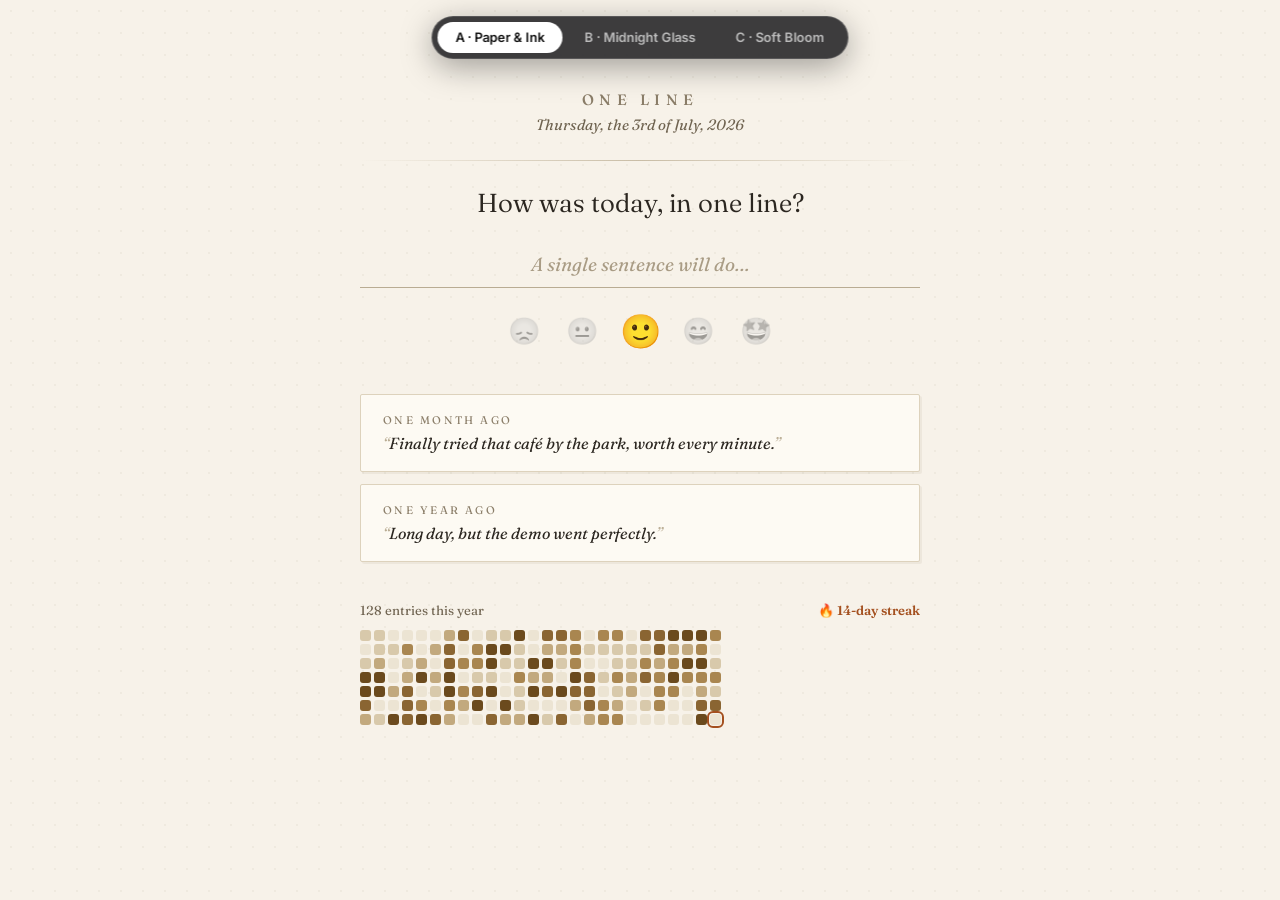
<file: mocks/mock.html>
<!DOCTYPE html>
<html lang="en">
<head>
<meta charset="UTF-8">
<meta name="viewport" content="width=device-width, initial-scale=1.0">
<title>One Line — Design Concepts</title>
<link rel="preconnect" href="https://fonts.googleapis.com">
<link href="https://fonts.googleapis.com/css2?family=Fraunces:ital,opsz,wght@0,9..144,300..700;1,9..144,300..700&family=Inter:wght@300..700&family=Nunito:wght@400..800&display=swap" rel="stylesheet">
<style>
  * { margin: 0; padding: 0; box-sizing: border-box; }
  html { scroll-behavior: smooth; }

  /* ---------- Variant switcher ---------- */
  .switcher {
    position: fixed; top: 16px; left: 50%; transform: translateX(-50%);
    z-index: 100; display: flex; gap: 4px; padding: 5px;
    background: rgba(20,20,24,.82); backdrop-filter: blur(12px);
    border-radius: 999px; border: 1px solid rgba(255,255,255,.14);
    box-shadow: 0 8px 32px rgba(0,0,0,.35);
  }
  .switcher button {
    border: none; background: transparent; color: #bbb; cursor: pointer;
    font: 600 13px/1 'Inter', sans-serif; padding: 9px 18px; border-radius: 999px;
    transition: all .2s;
  }
  .switcher button.active { background: #fff; color: #111; }
  .switcher button:not(.active):hover { color: #fff; }

  .variant { display: none; min-height: 100vh; padding: 90px 24px 60px; }
  .variant.active { display: block; }

  .app { max-width: 560px; margin: 0 auto; }
  .heatmap-scroll { overflow-x: auto; padding-bottom: 6px; }
  .heatmap { display: grid; grid-template-rows: repeat(7, 1fr); grid-auto-flow: column; gap: 3px; width: max-content; }
  .heatmap .cell { width: 11px; height: 11px; border-radius: 3px; }
  .moods { display: flex; justify-content: center; gap: 14px; }
  .moods button {
    font-size: 26px; background: none; border: none; cursor: pointer;
    filter: grayscale(1) opacity(.45); transform: scale(1);
    transition: all .18s cubic-bezier(.34,1.56,.64,1); line-height: 1; padding: 6px;
  }
  .moods button:hover { filter: grayscale(0) opacity(1); transform: scale(1.18); }
  .moods button.sel { filter: grayscale(0) opacity(1); transform: scale(1.28); }

  /* =================================================================
     VARIANT A — PAPER & INK
     ================================================================= */
  #paper {
    background: #f7f2e9;
    background-image: radial-gradient(rgba(120,100,70,.06) 1px, transparent 1px);
    background-size: 22px 22px;
    color: #2b2620; font-family: 'Fraunces', Georgia, serif;
  }
  #paper .brand { text-align: center; font-size: 15px; letter-spacing: .35em; text-transform: uppercase; color: #8a7d68; font-weight: 500; }
  #paper .date { text-align: center; font-style: italic; font-size: 15px; color: #6f6350; margin-top: 6px; }
  #paper .rule { height: 1px; background: linear-gradient(90deg, transparent, #c9bda6, transparent); margin: 26px 0; }
  #paper .prompt { text-align: center; font-size: 26px; font-weight: 350; margin-bottom: 22px; }
  #paper .entry {
    width: 100%; border: none; border-bottom: 1.5px solid #b9ac93; background: transparent;
    font: italic 400 19px/1.6 'Fraunces', Georgia, serif; color: #2b2620;
    text-align: center; padding: 8px 4px; outline: none;
  }
  #paper .entry::placeholder { color: #a99c85; }
  #paper .entry:focus { border-color: #2b2620; }
  #paper .moods { margin-top: 24px; }
  #paper .flash { margin-top: 40px; border: 1px solid #ddd2bc; background: #fdfaf3; padding: 18px 22px; border-radius: 2px; box-shadow: 2px 2px 0 rgba(120,100,70,.08); }
  #paper .flash + .flash { margin-top: 12px; }
  #paper .flash .when { font-size: 11px; letter-spacing: .22em; text-transform: uppercase; color: #8a7d68; margin-bottom: 6px; }
  #paper .flash .text { font-style: italic; font-size: 16px; }
  #paper .flash .text::before { content: "“"; color: #b9ac93; }
  #paper .flash .text::after { content: "”"; color: #b9ac93; }
  #paper .stats { display: flex; justify-content: space-between; align-items: baseline; margin: 40px 0 12px; font-size: 13px; color: #6f6350; }
  #paper .stats .streak { font-weight: 600; color: #a4501f; }
  #paper .cell { background: #ece4d3; }
  #paper .cell.m1 { background: #d8c9ab; } #paper .cell.m2 { background: #c2a97e; }
  #paper .cell.m3 { background: #a98650; } #paper .cell.m4 { background: #8a6532; }
  #paper .cell.m5 { background: #6b4a1d; }
  #paper .cell.today { outline: 2px solid #a4501f; outline-offset: 1px; }

  /* =================================================================
     VARIANT B — MIDNIGHT GLASS
     ================================================================= */
  #midnight {
    background: #0b0e1a;
    background-image:
      radial-gradient(ellipse 60% 45% at 20% 0%, rgba(94,96,255,.22), transparent),
      radial-gradient(ellipse 55% 40% at 85% 100%, rgba(0,209,193,.14), transparent);
    color: #e8eaf6; font-family: 'Inter', sans-serif;
  }
  #midnight .app { max-width: 580px; }
  #midnight .card {
    background: rgba(255,255,255,.055); border: 1px solid rgba(255,255,255,.11);
    border-radius: 22px; padding: 34px 36px; backdrop-filter: blur(18px);
    box-shadow: 0 20px 60px rgba(0,0,0,.45);
  }
  #midnight .top { display: flex; justify-content: space-between; align-items: baseline; margin-bottom: 30px; }
  #midnight .brand { font-weight: 700; font-size: 17px; letter-spacing: -.02em;
    background: linear-gradient(90deg, #8f92ff, #34e5d0); -webkit-background-clip: text; background-clip: text; color: transparent; }
  #midnight .date { font-size: 13px; color: #9aa0c3; }
  #midnight .prompt { font-size: 22px; font-weight: 600; letter-spacing: -.02em; margin-bottom: 18px; }
  #midnight .entry {
    width: 100%; background: rgba(0,0,0,.28); border: 1px solid rgba(255,255,255,.12);
    border-radius: 13px; padding: 15px 18px; color: #e8eaf6; outline: none;
    font: 400 16px/1.5 'Inter', sans-serif; transition: border .2s, box-shadow .2s;
  }
  #midnight .entry::placeholder { color: #6d7396; }
  #midnight .entry:focus { border-color: #8f92ff; box-shadow: 0 0 0 3px rgba(143,146,255,.18); }
  #midnight .moods { margin-top: 22px; }
  #midnight .flash { margin-top: 30px; padding: 15px 18px; border-radius: 13px;
    background: linear-gradient(90deg, rgba(143,146,255,.10), rgba(52,229,208,.07));
    border: 1px solid rgba(143,146,255,.18); }
  #midnight .flash + .flash { margin-top: 10px; }
  #midnight .flash .when { font-size: 11px; font-weight: 600; letter-spacing: .14em; text-transform: uppercase; color: #8f92ff; margin-bottom: 5px; }
  #midnight .flash .text { font-size: 14.5px; color: #c6cae6; }
  #midnight .stats { display: flex; justify-content: space-between; align-items: baseline; margin: 32px 0 12px; font-size: 13px; color: #9aa0c3; }
  #midnight .stats .streak { color: #34e5d0; font-weight: 600; text-shadow: 0 0 18px rgba(52,229,208,.55); }
  #midnight .cell { background: rgba(255,255,255,.07); }
  #midnight .cell.m1 { background: #262a55; } #midnight .cell.m2 { background: #3d3f8f; }
  #midnight .cell.m3 { background: #5e60ff; } #midnight .cell.m4 { background: #2fb9c9; }
  #midnight .cell.m5 { background: #34e5d0; box-shadow: 0 0 6px rgba(52,229,208,.6); }
  #midnight .cell.today { outline: 2px solid #fff; outline-offset: 1px; }

  /* =================================================================
     VARIANT C — SOFT BLOOM
     ================================================================= */
  #bloom {
    background: linear-gradient(160deg, #fdf1f5 0%, #f3f0ff 45%, #ecf8f4 100%);
    color: #3a3550; font-family: 'Nunito', sans-serif;
  }
  #bloom .top { display: flex; justify-content: space-between; align-items: baseline; margin-bottom: 22px; }
  #bloom .brand { font-weight: 800; font-size: 20px; color: #7a5af5; }
  #bloom .brand span { color: #f56a9d; }
  #bloom .date { font-size: 14px; font-weight: 600; color: #9a93b8; }
  #bloom .card { background: #fff; border-radius: 26px; padding: 30px 32px;
    box-shadow: 0 14px 44px rgba(122,90,245,.13); }
  #bloom .card + .card { margin-top: 18px; }
  #bloom .prompt { font-size: 21px; font-weight: 800; margin-bottom: 16px; }
  #bloom .entry {
    width: 100%; background: #f5f3fb; border: 2px solid transparent; border-radius: 16px;
    padding: 15px 18px; outline: none; color: #3a3550;
    font: 600 16px/1.5 'Nunito', sans-serif; transition: all .2s;
  }
  #bloom .entry::placeholder { color: #a9a2c5; font-weight: 600; }
  #bloom .entry:focus { border-color: #7a5af5; background: #fff; }
  #bloom .moods { margin-top: 20px; }
  #bloom .flash .when { font-size: 12px; font-weight: 800; letter-spacing: .1em; text-transform: uppercase; color: #f56a9d; margin-bottom: 5px; }
  #bloom .flash .text { font-size: 15px; font-weight: 600; color: #6c6590; }
  #bloom .flash + .flash-inner { margin-top: 12px; }
  #bloom .stats { display: flex; justify-content: space-between; align-items: baseline; margin-bottom: 14px; font-size: 14px; font-weight: 700; color: #9a93b8; }
  #bloom .stats .streak { color: #ff8a3d; }
  #bloom .cell { background: #efecf8; border-radius: 4px; }
  #bloom .cell.m1 { background: #c9b8ff; } #bloom .cell.m2 { background: #a88cfc; }
  #bloom .cell.m3 { background: #7a5af5; } #bloom .cell.m4 { background: #f56a9d; }
  #bloom .cell.m5 { background: #ff8a3d; }
  #bloom .cell.today { outline: 2px solid #7a5af5; outline-offset: 1px; }
</style>
</head>
<body>

<nav class="switcher">
  <button class="active" data-v="paper">A · Paper &amp; Ink</button>
  <button data-v="midnight">B · Midnight Glass</button>
  <button data-v="bloom">C · Soft Bloom</button>
</nav>

<!-- ============ A: PAPER & INK ============ -->
<section class="variant active" id="paper">
  <div class="app">
    <div class="brand">One Line</div>
    <div class="date">Thursday, the 3rd of July, 2026</div>
    <div class="rule"></div>
    <div class="prompt">How was today, in one line?</div>
    <input class="entry" placeholder="A single sentence will do…">
    <div class="moods">
      <button>😞</button><button>😐</button><button class="sel">🙂</button><button>😄</button><button>🤩</button>
    </div>
    <div class="flash" style="margin-top:44px">
      <div class="when">One month ago</div>
      <div class="text">Finally tried that café by the park, worth every minute.</div>
    </div>
    <div class="flash">
      <div class="when">One year ago</div>
      <div class="text">Long day, but the demo went perfectly.</div>
    </div>
    <div class="stats">
      <span>128 entries this year</span>
      <span class="streak">🔥 14-day streak</span>
    </div>
    <div class="heatmap-scroll"><div class="heatmap"></div></div>
  </div>
</section>

<!-- ============ B: MIDNIGHT GLASS ============ -->
<section class="variant" id="midnight">
  <div class="app">
    <div class="card">
      <div class="top">
        <div class="brand">One Line</div>
        <div class="date">Thu, Jul 3 2026</div>
      </div>
      <div class="prompt">How was today, in one line?</div>
      <input class="entry" placeholder="A single sentence will do…">
      <div class="moods">
        <button>😞</button><button>😐</button><button class="sel">🙂</button><button>😄</button><button>🤩</button>
      </div>
      <div class="flash">
        <div class="when">One month ago</div>
        <div class="text">“Finally tried that café by the park, worth every minute.”</div>
      </div>
      <div class="flash">
        <div class="when">One year ago</div>
        <div class="text">“Long day, but the demo went perfectly.”</div>
      </div>
      <div class="stats">
        <span>128 entries this year</span>
        <span class="streak">🔥 14-day streak</span>
      </div>
      <div class="heatmap-scroll"><div class="heatmap"></div></div>
    </div>
  </div>
</section>

<!-- ============ C: SOFT BLOOM ============ -->
<section class="variant" id="bloom">
  <div class="app">
    <div class="top">
      <div class="brand">One<span>Line</span></div>
      <div class="date">Thu, Jul 3</div>
    </div>
    <div class="card">
      <div class="prompt">How was today, in one line? ✨</div>
      <input class="entry" placeholder="A single sentence will do…">
      <div class="moods">
        <button>😞</button><button>😐</button><button class="sel">🙂</button><button>😄</button><button>🤩</button>
      </div>
    </div>
    <div class="card">
      <div class="flash">
        <div class="when">💭 One month ago</div>
        <div class="text">Finally tried that café by the park, worth every minute.</div>
      </div>
      <div class="flash flash-inner">
        <div class="when">💭 One year ago</div>
        <div class="text">Long day, but the demo went perfectly.</div>
      </div>
    </div>
    <div class="card">
      <div class="stats">
        <span>128 entries this year</span>
        <span class="streak">🔥 14-day streak</span>
      </div>
      <div class="heatmap-scroll"><div class="heatmap"></div></div>
    </div>
  </div>
</section>

<script>
  // Variant switching
  document.querySelectorAll('.switcher button').forEach(btn => {
    btn.addEventListener('click', () => {
      document.querySelectorAll('.switcher button').forEach(b => b.classList.remove('active'));
      document.querySelectorAll('.variant').forEach(v => v.classList.remove('active'));
      btn.classList.add('active');
      document.getElementById(btn.dataset.v).classList.add('active');
    });
  });

  // Mood selection per variant
  document.querySelectorAll('.moods').forEach(group => {
    group.querySelectorAll('button').forEach(btn => {
      btn.addEventListener('click', () => {
        group.querySelectorAll('button').forEach(b => b.classList.remove('sel'));
        btn.classList.add('sel');
      });
    });
  });

  // Heatmap: 26 weeks of deterministic sample moods ending today
  function seededMood(i) {
    const x = Math.sin(i * 127.1 + 311.7) * 43758.5453;
    const f = x - Math.floor(x);
    if (f < 0.22) return 0;              // no entry
    return 1 + Math.floor(f * 6.4) % 5;  // mood 1-5
  }
  const WEEKS = 26, DAYS = WEEKS * 7;
  document.querySelectorAll('.heatmap').forEach(map => {
    for (let i = 0; i < DAYS; i++) {
      const cell = document.createElement('div');
      const m = seededMood(i);
      cell.className = 'cell' + (m ? ' m' + m : '');
      if (i === DAYS - 1) cell.classList.add('today');
      const d = new Date(2026, 6, 3);
      d.setDate(d.getDate() - (DAYS - 1 - i));
      cell.title = d.toDateString() + (m ? ' · mood ' + m + '/5' : ' · no entry');
      map.appendChild(cell);
    }
  });
</script>
</body>
</html>
</file>
<file: styles.css>
:root {
  /* Suminagashi paper and traditional ink accents (shared with shusingh.github.io). */
  --paper: #efeae0;
  --sumi: #1a1a1f;
  --ai: #16407a;
  --shu: #c0432e;
  --matsuba: #2e6e52;
  --matcha: #567a26;
  --yamabuki: #cf8d12;
  --line: rgba(26, 26, 31, 0.18);
  --bg-elevated: #f7f3eb;
  --bg-elevated-2: #e6dfd3;
  --border: rgba(26, 26, 31, 0.1);
  --text-primary: var(--sumi);
  --text-secondary: #3a3833;
  --text-tertiary: #67635b;
  --accent: var(--matcha);
  --accent-strong: #435f1d;
  --font-display: 'Newsreader', Georgia, serif;
  --font-body: 'Hanken Grotesk', -apple-system, system-ui, sans-serif;
  --font-mono: 'JetBrains Mono', ui-monospace, monospace;
  --font-jp: 'Shippori Mincho', 'Hiragino Mincho ProN', 'Yu Mincho', serif;
  --mood1: #8d8a92;
  --mood2: var(--ai);
  --mood3: var(--matsuba);
  --mood4: var(--matcha);
  --mood5: var(--yamabuki);
}

* { margin: 0; padding: 0; box-sizing: border-box; }

/* The hidden attribute must win over display rules like .archive-grid's grid. */
[hidden] { display: none !important; }

body {
  min-height: 100vh;
  background:
    radial-gradient(circle at 18% 12%, rgba(255, 255, 255, 0.42), transparent 34%),
    radial-gradient(circle at 82% 78%, rgba(112, 88, 53, 0.045), transparent 42%),
    var(--paper);
  color: var(--text-primary);
  font-family: var(--font-body);
  font-size: 16px;
  line-height: 1.6;
  -webkit-font-smoothing: antialiased;
  overflow-x: hidden;
  position: relative;
}

/* Procedural washi from paper.js: an opaque canvas that IS the background,
   exactly as on the portfolio. Without WebGL the page falls back to the
   plain paper colour and washes above. */
.paper-canvas {
  position: fixed;
  inset: 0;
  width: 100%;
  height: 100%;
  z-index: 0;
  pointer-events: none;
}

.kanji-motif {
  position: fixed;
  top: 90px;
  right: 26px;
  writing-mode: vertical-rl;
  font-family: var(--font-jp);
  font-weight: 700;
  font-size: clamp(56px, 8vw, 96px);
  letter-spacing: 0.14em;
  color: rgba(26, 26, 31, 0.055);
  pointer-events: none;
  user-select: none;
  z-index: 1;
}

@media (max-width: 760px) {
  .kanji-motif { display: none; }
}

::selection { background: rgba(86, 122, 38, 0.85); color: #f7f2e6; }

button { font: inherit; -webkit-tap-highlight-color: transparent; }

button:focus-visible,
input:focus-visible,
a:focus-visible {
  outline: 2px solid var(--accent);
  outline-offset: 3px;
}
.entry:focus-visible, .search:focus-visible { outline: none; }

/* ================= Layout: centred sheet + margin notes ================= */

.column {
  position: relative;
  z-index: 2;
  max-width: 620px;
  margin: 0 auto;
  padding: 72px 28px 64px;
}

/* The margin column lives in the left margin on wide screens (fixed, so the
   sheet stays truly centred and never fights it for attention) and flows
   inline between the composer and the year map on narrow ones. */
.margin {
  display: grid;
  gap: 34px;
  align-content: start;
  font-size: 14px;
}

.m-title {
  font-family: var(--font-mono);
  font-size: 10px;
  letter-spacing: 0.12em;
  text-transform: uppercase;
  color: var(--text-tertiary);
  margin-bottom: 10px;
  display: flex;
  align-items: center;
  gap: 8px;
}
.m-title .jp { font-family: var(--font-jp); font-size: 12px; letter-spacing: 0.1em; }

.week-line { display: flex; gap: 9px; align-items: center; }
.week-line i {
  width: 14px;
  height: 14px;
  border-radius: 50% 60% 55% 65%;
  background: rgba(26, 26, 31, 0.06);
}
.week-line i.today { outline: 1.5px solid var(--sumi); outline-offset: 2px; }

.quote {
  font-family: var(--font-display);
  font-style: italic;
  font-size: 15px;
  line-height: 1.5;
  color: var(--text-secondary);
}
.m-when {
  margin-top: 4px;
  font-family: var(--font-mono);
  font-size: 9.5px;
  letter-spacing: 0.1em;
  text-transform: uppercase;
  color: var(--text-tertiary);
  display: flex;
  gap: 7px;
  align-items: center;
}
.m-when svg { width: 13px; height: 13px; flex: none; }
.m-entry + .m-entry { margin-top: 16px; }
.m-empty {
  font-size: 13px;
  line-height: 1.55;
  color: var(--text-tertiary);
}

.balance-line { display: flex; gap: 14px; flex-wrap: wrap; }
.balance-line > span {
  display: grid;
  justify-items: center;
  gap: 3px;
  font-family: var(--font-mono);
  font-size: 9.5px;
  color: var(--text-tertiary);
}
.balance-line svg { width: 19px; height: 19px; }

.rail-link {
  display: inline-flex;
  color: var(--accent-strong);
  font-family: var(--font-mono);
  font-size: 11px;
  letter-spacing: 0.05em;
  text-decoration: underline;
  text-underline-offset: 3px;
  border: 1px solid transparent;
  border-radius: 6px;
  padding: 5px 9px;
  margin: -5px -9px;
  transition:
    color 0.2s ease,
    background-color 0.2s ease,
    border-color 0.2s ease;
}
.rail-link:hover,
.rail-link:focus-visible {
  background: var(--bg-elevated);
  border-color: var(--line);
}

@media (min-width: 1150px) {
  .margin {
    position: fixed;
    top: 168px;
    left: max(24px, calc(50vw - 618px));
    width: 240px;
    z-index: 2;
  }
  /* A hairline that fades at both ends separates margin from sheet. */
  .margin::after {
    content: '';
    position: absolute;
    top: 4px;
    bottom: 4px;
    right: -38px;
    width: 1px;
    background: linear-gradient(180deg, transparent, var(--line) 18%, var(--line) 82%, transparent);
  }
}

@media (max-width: 1149.98px) {
  .margin {
    margin-top: 84px;
    grid-template-columns: 1fr auto;
    gap: 28px 32px;
    align-items: start;
  }
  .m-flash { grid-column: 1 / -1; }
  .m-link { grid-column: 1 / -1; }
}

/* ================= Header ================= */

.eyebrow {
  font-family: var(--font-mono);
  font-size: 12.5px;
  letter-spacing: 0.05em;
  color: var(--accent);
  display: flex;
  align-items: center;
  gap: 12px;
  margin-bottom: 16px;
}
.eyebrow::before { content: ''; width: 24px; height: 1px; background: var(--accent); }
.eyebrow .jp { color: var(--text-tertiary); font-family: var(--font-jp); letter-spacing: 0.1em; }

.masthead {
  display: flex;
  align-items: baseline;
  justify-content: space-between;
  gap: 16px;
  flex-wrap: wrap;
}
.title {
  font-family: var(--font-display);
  font-weight: 400;
  font-size: clamp(38px, 5.4vw, 44px);
  line-height: 1;
  letter-spacing: -0.02em;
}
.title .accent { font-style: italic; font-weight: 300; color: var(--accent); }
.date {
  font-family: var(--font-display);
  font-style: italic;
  font-size: 15.5px;
  color: var(--text-tertiary);
  white-space: nowrap;
}

.rule {
  height: 1px;
  background: linear-gradient(90deg, var(--line), rgba(26, 26, 31, 0.04));
  margin: 26px 0 0;
}

/* ================= Composer: the room's centrepiece ================= */

.composer { margin-top: 84px; }

.prompt {
  display: block;
  font-family: var(--font-display);
  font-weight: 400;
  font-size: clamp(30px, 4.6vw, 38px);
  line-height: 1.12;
  letter-spacing: -0.015em;
  margin-bottom: 34px;
}

.entry {
  width: 100%;
  border: none;
  border-bottom: 1.5px solid var(--line);
  background: transparent;
  font-family: var(--font-display);
  font-style: italic;
  font-size: 23px;
  line-height: 1.45;
  color: var(--text-primary);
  padding: 6px 2px 12px;
  outline: none;
  transition: border-color 0.25s ease;
}
.entry::placeholder { color: #a49b8a; }
.entry:focus { border-color: var(--sumi); }

.moods { display: flex; gap: 26px; margin-top: 40px; align-items: flex-end; flex-wrap: wrap; }

.moods button {
  background: none;
  border: none;
  cursor: pointer;
  display: grid;
  justify-items: center;
  gap: 8px;
  padding: 4px;
  opacity: 0.5;
  transform: scale(1);
  transition: all 0.2s cubic-bezier(0.34, 1.56, 0.64, 1);
}
.moods button:hover { opacity: 0.85; transform: scale(1.07); }
.moods button.sel { opacity: 1; transform: scale(1.13); }
.moods button svg { width: 34px; height: 34px; }
.moods .jp-name { font-family: var(--font-jp); font-size: 13px; color: var(--text-secondary); }
.moods .name {
  font-family: var(--font-mono);
  font-size: 10px;
  letter-spacing: 0.08em;
  text-transform: uppercase;
  color: var(--text-tertiary);
}
.moods button.sel .name { color: var(--text-primary); }

/* A saved mood blooms briefly, like ink meeting water. */
@keyframes bloom {
  0% { transform: scale(1.13); }
  45% { transform: scale(1.42); }
  100% { transform: scale(1.13); }
}
.moods button.bloom svg { animation: bloom 0.45s ease; }

.actions { display: flex; align-items: center; gap: 18px; margin-top: 40px; }
.save-btn {
  min-width: 120px;
  min-height: 44px;
  border: 1px solid var(--accent);
  border-radius: 999px;
  background: var(--accent);
  color: #f7f2e6;
  cursor: pointer;
  font-family: var(--font-mono);
  font-size: 12px;
  letter-spacing: 0.1em;
  text-transform: uppercase;
  transition: background 0.2s ease, opacity 0.2s ease, transform 0.2s ease;
}
.save-btn:hover:not(:disabled) { background: var(--accent-strong); transform: translateY(-1px); }
.save-btn:disabled { opacity: 0.38; cursor: default; }

.hint {
  font-family: var(--font-mono);
  font-size: 11px;
  letter-spacing: 0.05em;
  color: var(--text-tertiary);
  user-select: none;
  transition: color 0.3s ease;
}
.hint.saved { color: var(--accent-strong); }

.counter {
  font-family: var(--font-mono);
  font-size: 11px;
  color: var(--text-tertiary);
  margin-left: auto;
  visibility: hidden;
}
.counter.show { visibility: visible; }
.counter.near { color: var(--shu); }

/* ================= Cards ================= */

.flash {
  background: var(--bg-elevated);
  border: 1px solid var(--border);
  border-radius: 8px;
  padding: 16px 18px;
  position: relative;
}
.flash + .flash { margin-top: 10px; }
.flash .when {
  font-family: var(--font-mono);
  font-size: 10px;
  letter-spacing: 0.08em;
  text-transform: uppercase;
  color: var(--text-tertiary);
  margin-bottom: 7px;
  display: flex;
  align-items: center;
  gap: 8px;
}
.flash .when svg { width: 15px; height: 15px; flex: none; }
.flash .mood-dot {
  width: 7px;
  height: 7px;
  border-radius: 50% 60% 55% 50%;
  display: inline-block;
  flex-shrink: 0;
}
.flash .text {
  font-family: var(--font-display);
  font-style: italic;
  font-size: 16.5px;
  color: var(--text-primary);
}
.flash .text::before { content: '\201C'; color: var(--text-tertiary); }
.flash .text::after { content: '\201D'; color: var(--text-tertiary); }
.flash.empty-note .text::before, .flash.empty-note .text::after { content: ''; }
.flash.empty-note .text { color: var(--text-tertiary); font-size: 14px; font-style: normal; font-family: var(--font-body); }

.today-saved { margin-top: 46px; background: rgba(247, 243, 235, 0.74); }
.today-saved .text { font-size: 17px; }
.today-saved .linklike { margin-top: 7px; margin-right: 6px; }

/* ================= The year, marbled ================= */

.year-map { margin-top: 110px; }

.section-label {
  font-family: var(--font-mono);
  font-size: 10px;
  letter-spacing: 0.08em;
  text-transform: uppercase;
  color: var(--text-tertiary);
  display: flex;
  align-items: center;
  gap: 8px;
  margin-bottom: 14px;
}
.section-label .dot { width: 6px; height: 6px; border-radius: 50%; background: var(--accent); }

.stats {
  display: flex;
  justify-content: space-between;
  align-items: baseline;
  margin-bottom: 14px;
  font-family: var(--font-mono);
  font-size: 12px;
  color: var(--text-tertiary);
  gap: 12px;
}
.stats .streak { color: var(--shu); font-weight: 500; }

.heatmap-scroll {
  overflow-x: auto;
  padding: 2px 2px 10px;
  scrollbar-color: rgba(86, 122, 38, 0.28) rgba(26, 26, 31, 0.04);
  scrollbar-width: thin;
}

.month-row {
  display: grid;
  grid-auto-flow: column;
  gap: 4px;
  width: max-content;
  margin-bottom: 6px;
  padding-right: 5px;
}
.month-row span {
  width: 12px;
  font-family: var(--font-mono);
  font-size: 9px;
  letter-spacing: 0.04em;
  color: var(--text-tertiary);
  overflow: visible;
  white-space: nowrap;
}

.heatmap {
  display: grid;
  grid-template-rows: repeat(7, 1fr);
  grid-auto-flow: column;
  gap: 4px;
  width: max-content;
  padding-right: 5px;
  padding-bottom: 3px;
}

/* Ink droplets on water: irregular circles, coloured by mood. */
.cell {
  width: 12px;
  height: 12px;
  border-radius: 50% 60% 55% 65%;
  background: rgba(26, 26, 31, 0.055);
  box-shadow: inset 0 0 0 1px rgba(26, 26, 31, 0.025);
  transition: transform 0.15s ease;
}
.cell.filled { cursor: pointer; }
.cell.filled:hover { transform: scale(1.35); }
.cell.future { background: transparent; box-shadow: none; }
.m1 { background: var(--mood1) !important; }
.m2 { background: var(--mood2) !important; }
.m3 { background: var(--mood3) !important; }
.m4 { background: var(--mood4) !important; }
.m5 { background: var(--mood5) !important; }
.cell.today { outline: 1.5px solid var(--sumi); outline-offset: 2px; }

.legend {
  display: flex;
  gap: 18px;
  margin-top: 14px;
  flex-wrap: wrap;
  font-family: var(--font-mono);
  font-size: 10.5px;
  letter-spacing: 0.05em;
  color: var(--text-tertiary);
}
.legend span { display: flex; align-items: center; gap: 6px; }
.legend i { width: 9px; height: 9px; border-radius: 50% 60% 55% 65%; display: inline-block; }

.day-detail { margin-top: 18px; }
.detail-close {
  position: absolute;
  top: 8px;
  right: 12px;
  background: none;
  border: none;
  cursor: pointer;
  color: var(--text-tertiary);
  font-size: 18px;
  line-height: 1;
  padding: 4px;
}
.detail-close:hover { color: var(--text-primary); }

/* ================= Footer ================= */

.footer-note {
  margin-top: 70px;
  text-align: center;
  font-family: var(--font-mono);
  font-size: 11px;
  letter-spacing: 0.05em;
  color: var(--text-tertiary);
  text-wrap: balance;
}
/* Links sit flush with the text, then grow an opaque paper pill on hover,
   like the nav links on the portfolio. Negative margins offset the padding
   so nothing shifts when the pill appears. */
.linklike {
  display: inline-block;
  background: none;
  border: 1px solid transparent;
  border-radius: 6px;
  cursor: pointer;
  font-family: var(--font-mono);
  font-size: 11px;
  letter-spacing: 0.05em;
  color: var(--accent-strong);
  text-decoration: underline;
  text-underline-offset: 3px;
  text-decoration-color: rgba(86, 122, 38, 0.4);
  padding: 5px 9px;
  margin: -5px -9px;
  transition:
    color 0.2s ease,
    background-color 0.2s ease,
    border-color 0.2s ease,
    text-decoration-color 0.2s ease;
}
.linklike:hover,
.linklike:focus-visible {
  color: var(--accent-strong);
  background: var(--bg-elevated);
  border-color: var(--line);
  text-decoration-color: var(--accent-strong);
}

/* Maker's mark */
.byline {
  display: inline-flex;
  align-items: center;
  gap: 7px;
  margin-top: 16px;
  font-family: var(--font-mono);
  font-size: 11px;
  letter-spacing: 0.05em;
  color: var(--text-tertiary);
  text-decoration: none;
  transition: color 0.2s ease;
}
.byline svg { width: 12px; height: 12px; fill: currentColor; opacity: 0.8; }
.byline {
  border: 1px solid transparent;
  border-radius: 6px;
  padding: 5px 9px;
  transition: color 0.2s ease, background-color 0.2s ease, border-color 0.2s ease;
}
.byline:hover,
.byline:focus-visible {
  color: var(--accent-strong);
  background: var(--bg-elevated);
  border-color: var(--line);
}

/* ================= Memory Archive page ================= */

.page {
  position: relative;
  z-index: 2;
  width: min(1120px, calc(100vw - 40px));
  margin: 0 auto;
  padding: 54px 0 64px;
}
.topbar {
  display: flex;
  justify-content: space-between;
  gap: 24px;
  align-items: flex-start;
  margin-bottom: 30px;
}
.topbar .title { font-size: clamp(40px, 6vw, 60px); }
.today-link {
  border: 1px solid rgba(86, 122, 38, 0.26);
  border-radius: 999px;
  background: rgba(247, 243, 235, 0.72);
  color: var(--accent-strong);
  text-decoration: none;
  font-family: var(--font-mono);
  font-size: 11px;
  letter-spacing: 0.08em;
  text-transform: uppercase;
  padding: 9px 13px;
  white-space: nowrap;
}

.archive-grid {
  display: grid;
  grid-template-columns: 190px minmax(0, 1fr) 330px;
  gap: 22px;
  align-items: start;
}
.archive-panel {
  background: rgba(247, 243, 235, 0.68);
  border: 1px solid var(--border);
  border-radius: 8px;
}
.archive-rail { position: sticky; top: 22px; padding: 16px; }
.rail-title, .section-title {
  font-family: var(--font-mono);
  font-size: 10px;
  letter-spacing: 0.08em;
  text-transform: uppercase;
  color: var(--text-tertiary);
}
.year-stack { display: grid; gap: 7px; margin: 12px 0 20px; }
.year-btn, .month-btn {
  border: 1px solid transparent;
  background: transparent;
  color: var(--text-secondary);
  cursor: pointer;
}
.year-btn {
  display: flex;
  justify-content: space-between;
  padding: 8px 9px;
  border-radius: 6px;
  font-family: var(--font-mono);
  font-size: 12px;
}
.year-btn.active {
  border-color: rgba(86, 122, 38, 0.24);
  background: rgba(86, 122, 38, 0.08);
  color: var(--accent-strong);
}
.month-list { display: grid; grid-template-columns: repeat(3, 1fr); gap: 6px; margin-top: 12px; }
.month-btn {
  min-height: 31px;
  border-radius: 999px;
  text-align: center;
  font-family: var(--font-mono);
  font-size: 10px;
  letter-spacing: 0.04em;
}
.month-btn.active { background: var(--sumi); color: #f7f2e6; }
.month-btn:disabled { opacity: 0.35; cursor: default; }

.toolbar {
  display: grid;
  grid-template-columns: minmax(0, 1fr) auto;
  gap: 14px;
  align-items: center;
  margin-bottom: 16px;
}
.search {
  width: 100%;
  min-height: 42px;
  border: none;
  border-bottom: 1.5px solid var(--line);
  background: transparent;
  color: var(--sumi);
  font-family: var(--font-display);
  font-style: italic;
  font-size: 20px;
  outline: none;
  padding: 4px 2px 9px;
}
.search::placeholder { color: #a49b8a; }
.search:focus { border-color: var(--sumi); }
.mood-filter { display: flex; gap: 8px; align-items: center; flex-wrap: wrap; }
.mood-btn {
  display: grid;
  place-items: center;
  width: 32px;
  height: 32px;
  border-radius: 50%;
  border: 1px solid rgba(26, 26, 31, 0.08);
  background: rgba(247, 243, 235, 0.56);
  opacity: 0.62;
  cursor: pointer;
  transition: all 0.15s ease;
}
.mood-btn:hover { opacity: 0.9; }
.mood-btn.active { opacity: 1; outline: 1.5px solid var(--sumi); outline-offset: 2px; }
.mood-btn svg { width: 20px; height: 20px; }
.mood-btn .all {
  font-family: var(--font-mono);
  font-size: 9px;
  letter-spacing: 0.04em;
  color: var(--text-secondary);
}

.memory-stream { display: grid; gap: 12px; }
.month-heading {
  display: flex;
  justify-content: space-between;
  gap: 16px;
  align-items: baseline;
  margin: 10px 0 2px;
}
.month-heading h2 { font-family: var(--font-display); font-weight: 400; font-size: 26px; }
.month-heading span { font-family: var(--font-mono); font-size: 11px; color: var(--text-tertiary); }
.memory-card {
  display: grid;
  grid-template-columns: 72px minmax(0, 1fr);
  gap: 16px;
  width: 100%;
  padding: 15px 16px;
  border: 1px solid var(--border);
  border-radius: 8px;
  background: rgba(247, 243, 235, 0.68);
  color: inherit;
  cursor: pointer;
  text-align: left;
  transition: border-color 0.2s ease, background 0.2s ease, transform 0.2s ease;
}
.memory-card:hover, .memory-card.active { background: rgba(247, 243, 235, 0.9); border-color: rgba(86, 122, 38, 0.34); }
.memory-card.active { transform: translateX(2px); }
.date-block { font-family: var(--font-mono); color: var(--text-tertiary); }
.date-block .big-day {
  display: block;
  font-size: 28px;
  line-height: 1;
  color: var(--sumi);
  font-family: var(--font-display);
}
.date-block .weekday {
  display: block;
  margin-top: 5px;
  font-size: 10px;
  letter-spacing: 0.08em;
  text-transform: uppercase;
}
.memory-copy { display: grid; gap: 8px; }
.memory-meta {
  display: flex;
  gap: 8px;
  align-items: center;
  font-family: var(--font-mono);
  font-size: 10px;
  letter-spacing: 0.08em;
  text-transform: uppercase;
  color: var(--text-tertiary);
}
.memory-meta svg { width: 15px; height: 15px; flex: none; }
.memory-text {
  font-family: var(--font-display);
  font-style: italic;
  font-size: 18px;
  line-height: 1.42;
}
.archive-empty {
  padding: 30px;
  border: 1px dashed var(--border);
  border-radius: 8px;
  font-family: var(--font-mono);
  font-size: 12px;
  color: var(--text-tertiary);
  text-align: center;
}

.pager {
  display: flex;
  justify-content: center;
  align-items: center;
  gap: 20px;
  margin-top: 26px;
  font-family: var(--font-mono);
  font-size: 11.5px;
  color: var(--text-tertiary);
}
.pager button {
  border: 1px solid var(--border);
  border-radius: 999px;
  background: rgba(247, 243, 235, 0.72);
  color: var(--accent-strong);
  cursor: pointer;
  padding: 8px 16px;
  font-family: var(--font-mono);
  font-size: 11px;
  letter-spacing: 0.06em;
  transition: border-color 0.2s ease, background 0.2s ease;
}
.pager button:hover:not(:disabled) { border-color: rgba(86, 122, 38, 0.4); background: rgba(247, 243, 235, 0.95); }
.pager button:disabled { opacity: 0.35; cursor: default; }
.pager .leaf { font-family: var(--font-jp); color: var(--text-tertiary); }

.detail { position: sticky; top: 22px; overflow: hidden; }
.detail-hero {
  min-height: 250px;
  padding: 24px;
  display: grid;
  align-content: space-between;
  background:
    radial-gradient(circle at 72% 18%, rgba(86, 122, 38, 0.14), transparent 30%),
    radial-gradient(circle at 20% 80%, rgba(22, 64, 122, 0.09), transparent 34%),
    rgba(247, 243, 235, 0.82);
}
.detail-date {
  font-family: var(--font-mono);
  font-size: 11px;
  letter-spacing: 0.08em;
  text-transform: uppercase;
  color: var(--text-tertiary);
}
.detail-line {
  margin: 24px 0;
  font-family: var(--font-display);
  font-size: 30px;
  font-style: italic;
  line-height: 1.15;
  letter-spacing: -0.01em;
  overflow-wrap: break-word;
}
.detail-mood {
  display: flex;
  align-items: center;
  gap: 9px;
  font-family: var(--font-mono);
  font-size: 11px;
  letter-spacing: 0.08em;
  text-transform: uppercase;
  color: var(--text-secondary);
}
.detail-mood svg { width: 22px; height: 22px; }
.mini-calendar { padding: 18px 20px 20px; border-top: 1px solid var(--border); }
.calendar-grid { display: grid; grid-template-columns: repeat(7, 1fr); gap: 7px; margin-top: 14px; }
.calendar-day {
  aspect-ratio: 1;
  border-radius: 50% 60% 55% 65%;
  background: rgba(26, 26, 31, 0.055);
  border: 0;
}
.calendar-day.has { cursor: pointer; }
.calendar-day.sel { outline: 1.5px solid var(--sumi); outline-offset: 2px; }
.insight-row { display: grid; grid-template-columns: repeat(3, 1fr); gap: 10px; margin-top: 22px; }
.insight {
  padding: 12px;
  border-radius: 8px;
  border: 1px solid var(--border);
  background: rgba(247, 243, 235, 0.58);
}
.insight b {
  display: block;
  font-family: var(--font-display);
  font-size: 26px;
  font-weight: 400;
  line-height: 1;
}
.insight .jp-big { font-family: var(--font-jp); }
.insight span {
  display: block;
  margin-top: 6px;
  font-family: var(--font-mono);
  font-size: 9px;
  letter-spacing: 0.08em;
  text-transform: uppercase;
  color: var(--text-tertiary);
}

/* ================= Kentō cursor ================= */

/* While the kentō cursor is active, its fine ink dot IS the pointer. */
html.kento-cursor,
html.kento-cursor * { cursor: none !important; }

.kento-corner {
  position: fixed;
  top: 0;
  left: 0;
  width: 11px;
  height: 11px;
  z-index: 1000;
  pointer-events: none;
  opacity: 0;
  mix-blend-mode: multiply;
  will-change: transform;
  transition: opacity 0.25s ease;
}
.kento-corner::before {
  content: '';
  position: absolute;
  inset: 0;
  border: 0 solid rgba(26, 26, 31, 0.8);
  transition: border-color 0.2s ease;
}
.kento-nw::before { border-top-width: 1.5px; border-left-width: 1.5px; }
.kento-ne::before { border-top-width: 1.5px; border-right-width: 1.5px; }
.kento-sw::before { border-bottom-width: 1.5px; border-left-width: 1.5px; }
.kento-se::before { border-bottom-width: 1.5px; border-right-width: 1.5px; }
.kento-corner.kento-hot::before { border-color: var(--accent); }

.kento-dot {
  position: fixed;
  top: 0;
  left: 0;
  width: 3.5px;
  height: 3.5px;
  border-radius: 999px;
  background: var(--sumi);
  z-index: 1000;
  pointer-events: none;
  opacity: 0;
  mix-blend-mode: multiply;
  will-change: transform;
  transition: opacity 0.2s ease;
}

/* ================= Motion & responsive ================= */

@media (prefers-reduced-motion: reduce) {
  .moods button, .cell, .moods button.bloom svg { transition: none; animation: none; }
}

@media (max-width: 980px) {
  .archive-grid { grid-template-columns: 160px minmax(0, 1fr); }
  .detail { grid-column: 1 / -1; position: static; }
}

@media (max-width: 820px) {
  .column { padding-top: 48px; }
  .composer { margin-top: 56px; }
  .moods { gap: 14px; justify-content: space-between; }
  .moods button { min-width: 48px; }
  .margin { margin-top: 64px; }
  .year-map { margin-top: 72px; }
  .actions { flex-wrap: wrap; }
}

@media (max-width: 720px) {
  .page { width: calc(100vw - 36px); padding-top: 40px; }
  .topbar { display: grid; }
  .today-link { justify-self: start; }
  .archive-grid { grid-template-columns: 1fr; }
  .archive-rail { position: static; }
  .toolbar { grid-template-columns: 1fr; }
  .memory-card { grid-template-columns: 58px minmax(0, 1fr); padding: 14px; }
  .detail-line { font-size: 26px; }
}

@media (max-width: 520px) {
  .prompt { font-size: 27px; }
  .save-btn { min-width: 100px; }
  .stats { align-items: flex-start; }
  .legend { gap: 12px 16px; }
  .footer-note { max-width: 30ch; margin-inline: auto; line-height: 1.8; }
}
</file>
